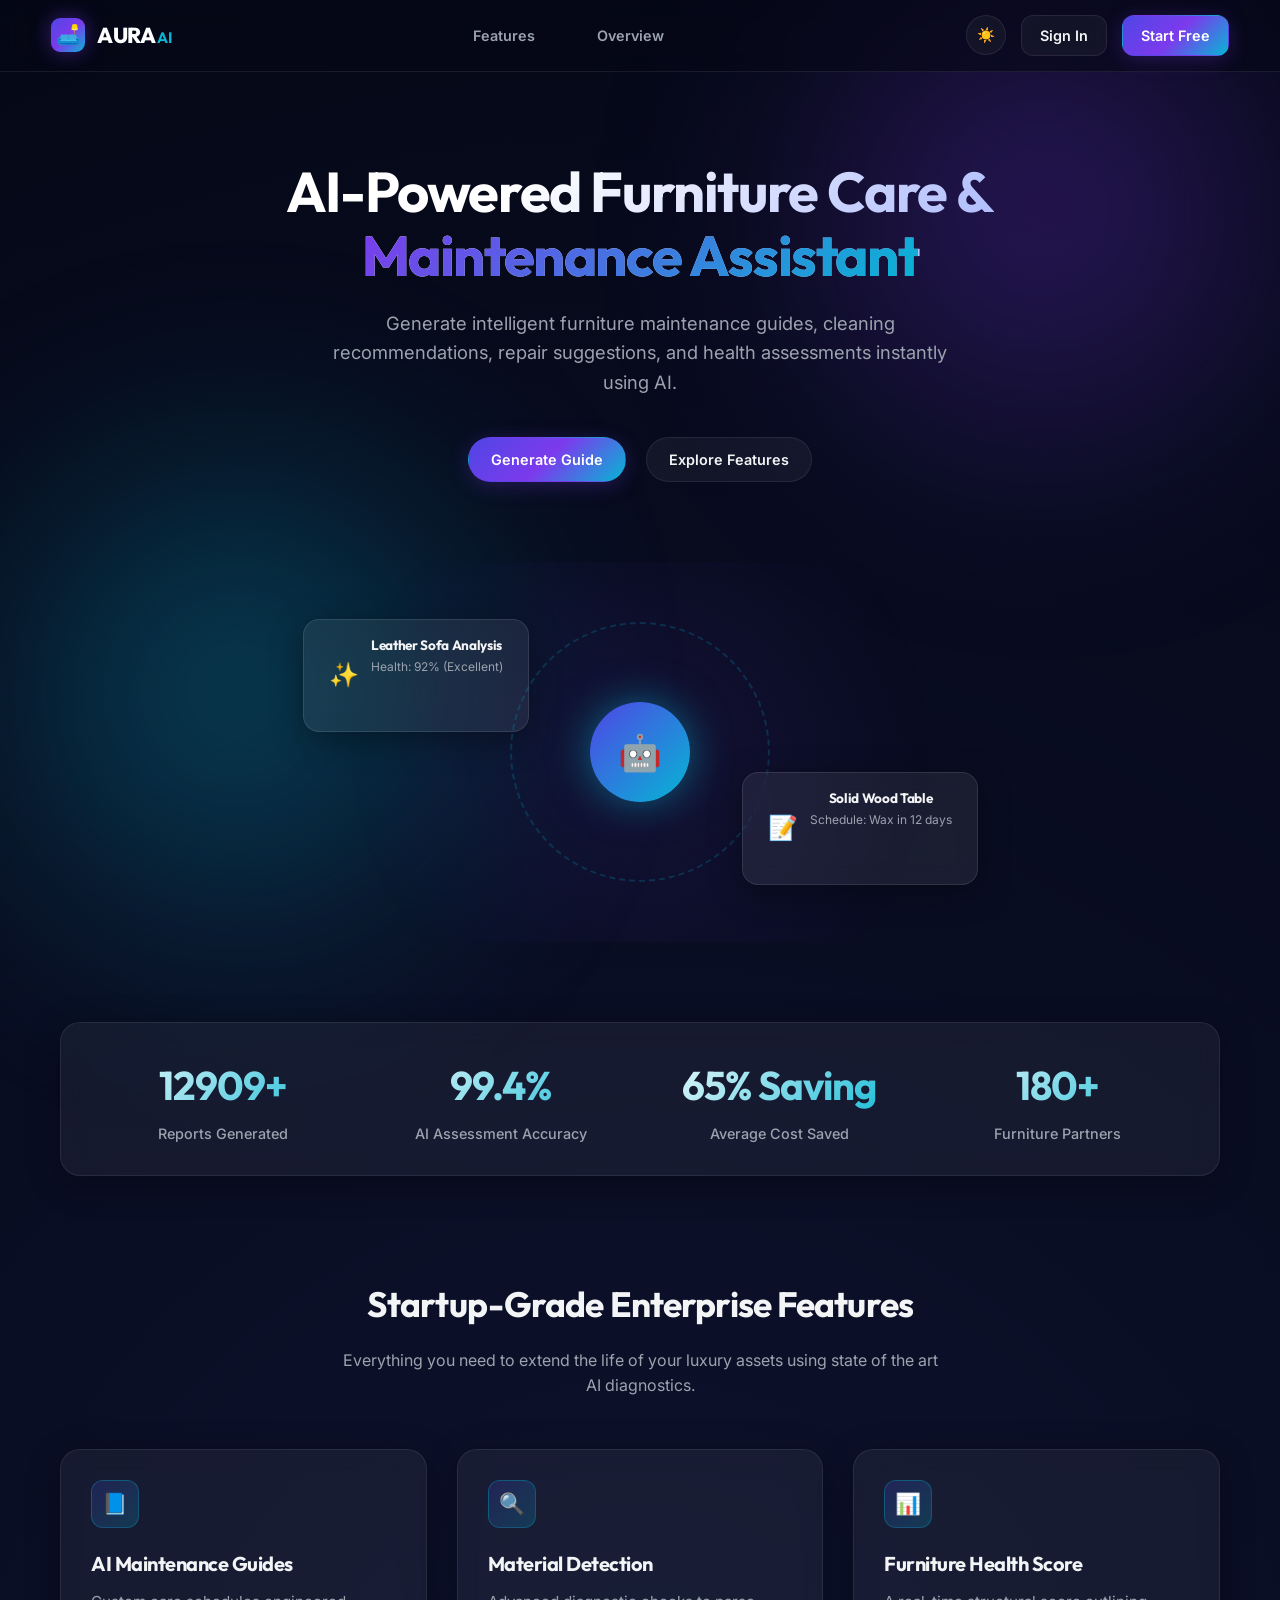
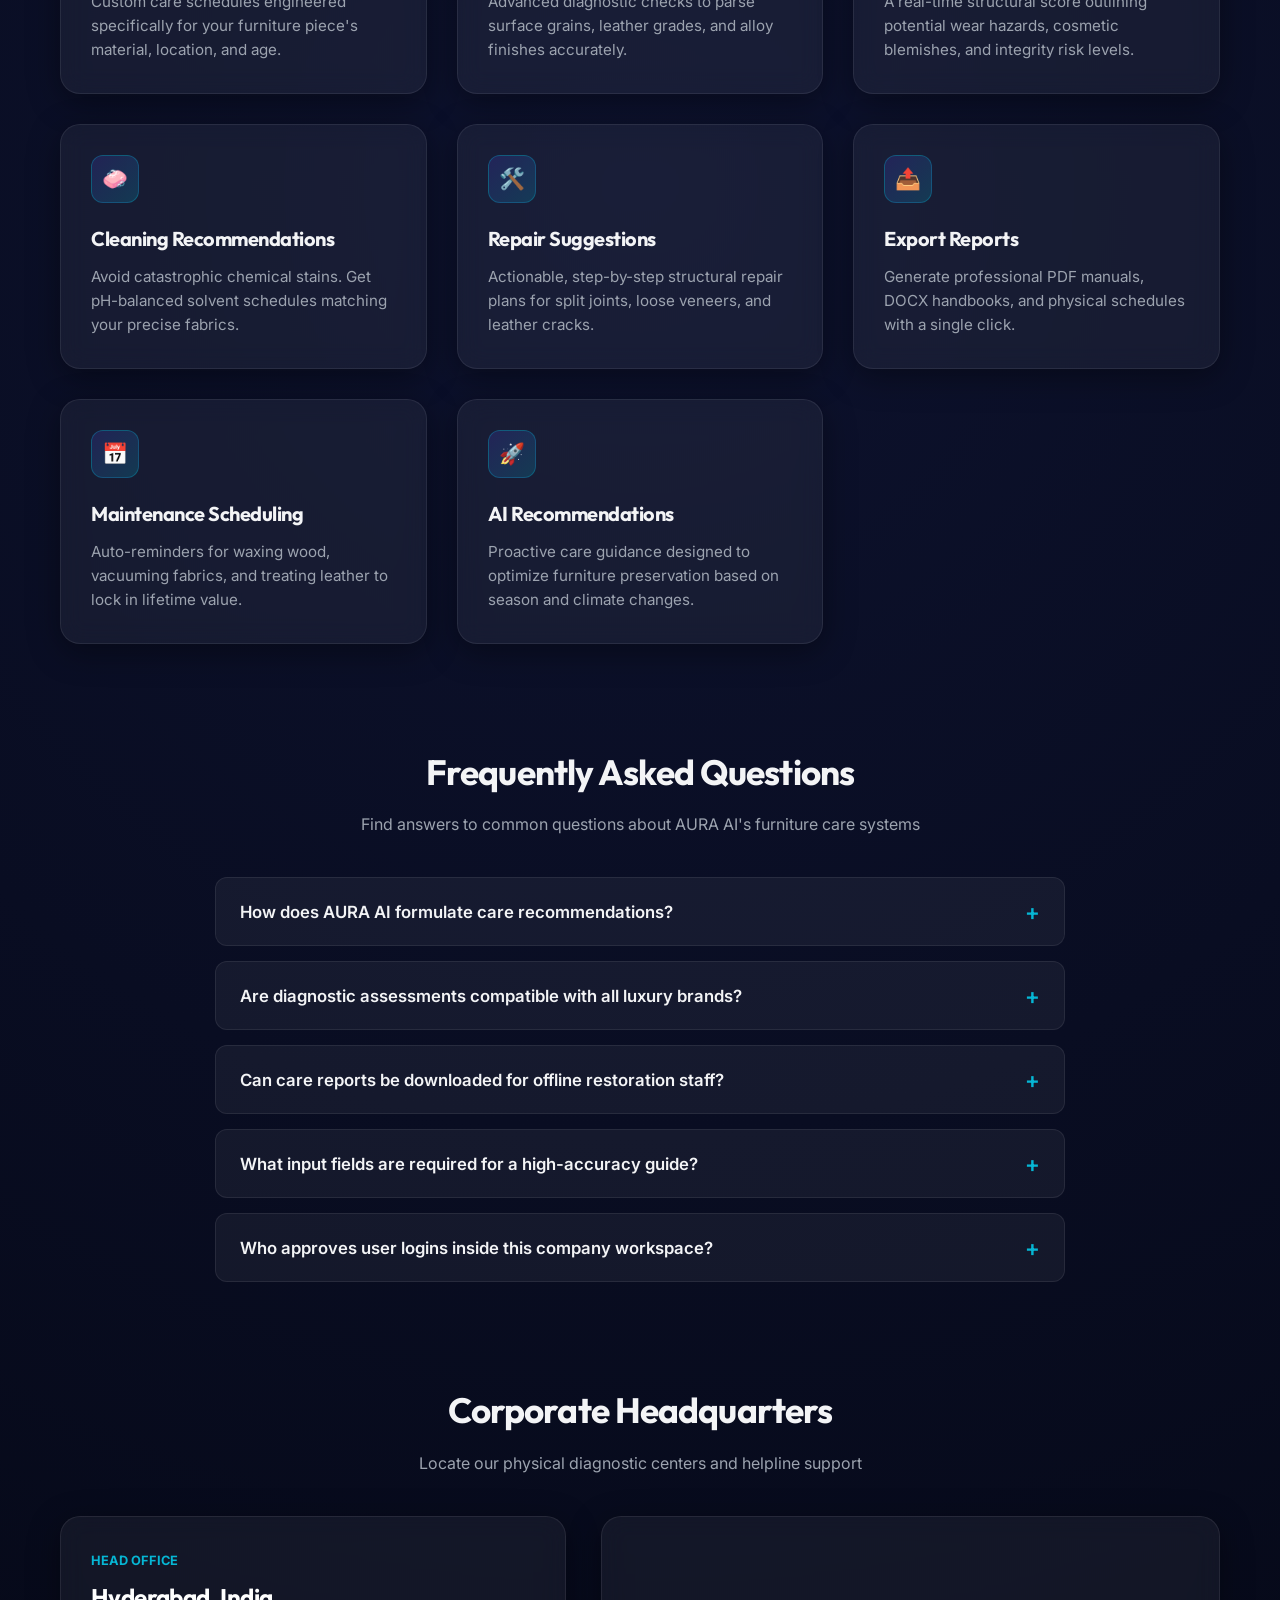
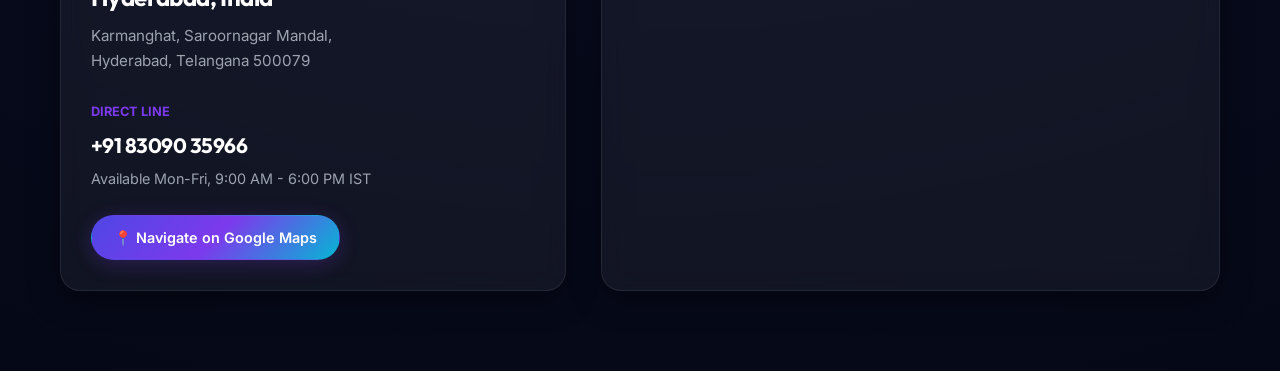
<file: public/index.html>
<!DOCTYPE html>
<html lang="en">
<head>
  <meta charset="UTF-8">
  <meta name="viewport" content="width=device-width, initial-scale=1.0">
  <title>FurnitureCare.ai | AI Furniture Care & Maintenance Guide Generator</title>
  <link rel="stylesheet" href="css/style.css">
</head>
<body>

  <!-- Background Glowing Meshes -->
  <div class="mesh-glow glow-purple-mesh"></div>
  <div class="mesh-glow glow-cyan-mesh"></div>

  <!-- Header -->
  <header></header>

  <!-- Hero Section -->
  <main class="container">
    <section class="hero">
      <h1>AI-Powered Furniture Care &<br><span style="background: linear-gradient(135deg, var(--primary-mid), var(--primary-end)); -webkit-background-clip: text; -webkit-text-fill-color: transparent;">Maintenance Assistant</span></h1>
      <p>Generate intelligent furniture maintenance guides, cleaning recommendations, repair suggestions, and health assessments instantly using AI.</p>
      
      <div class="hero-ctas">
        <a href="generate.html" class="btn btn-primary">Generate Guide</a>
        <a href="#features" class="btn btn-secondary">Explore Features</a>
      </div>

      <!-- Animated AI illustration & Floating cards -->
      <div class="hero-visual">
        <div class="floating-card-1">
          <span style="font-size: 1.5rem">✨</span>
          <div>
            <h4 style="font-size: 0.85rem">Leather Sofa Analysis</h4>
            <p style="font-size: 0.75rem; color: var(--text-secondary)">Health: 92% (Excellent)</p>
          </div>
        </div>
        
        <div class="hero-radar">
          <div class="hero-center-node">🤖</div>
        </div>

        <div class="floating-card-2">
          <span style="font-size: 1.5rem">📝</span>
          <div>
            <h4 style="font-size: 0.85rem">Solid Wood Table</h4>
            <p style="font-size: 0.75rem; color: var(--text-secondary)">Schedule: Wax in 12 days</p>
          </div>
        </div>
      </div>
    </section>

    <!-- Stats Banner -->
    <section class="stats-banner glass-card" id="overview">
      <div class="stat-item">
        <h3 id="stat-reports">14,280+</h3>
        <p>Reports Generated</p>
      </div>
      <div class="stat-item">
        <h3 id="stat-accuracy">99.4%</h3>
        <p>AI Assessment Accuracy</p>
      </div>
      <div class="stat-item">
        <h3 id="stat-cost">65%</h3>
        <p>Average Cost Saved</p>
      </div>
      <div class="stat-item">
        <h3 id="stat-partners">220+</h3>
        <p>Furniture Partners</p>
      </div>
    </section>

    <!-- Features Section -->
    <section id="features" style="margin-top: 100px;">
      <div style="text-align: center; margin-bottom: 50px;">
        <h2 style="font-size: 2.2rem; margin-bottom: 15px;">Startup-Grade Enterprise Features</h2>
        <p style="color: var(--text-secondary); max-width: 600px; margin: 0 auto;">Everything you need to extend the life of your luxury assets using state of the art AI diagnostics.</p>
      </div>

      <div class="features-grid">
        <!-- Card 1 -->
        <div class="glass-card feature-card">
          <div class="icon-box">📘</div>
          <h3>AI Maintenance Guides</h3>
          <p>Custom care schedules engineered specifically for your furniture piece's material, location, and age.</p>
        </div>

        <!-- Card 2 -->
        <div class="glass-card feature-card">
          <div class="icon-box">🔍</div>
          <h3>Material Detection</h3>
          <p>Advanced diagnostic checks to parse surface grains, leather grades, and alloy finishes accurately.</p>
        </div>

        <!-- Card 3 -->
        <div class="glass-card feature-card">
          <div class="icon-box">📊</div>
          <h3>Furniture Health Score</h3>
          <p>A real-time structural score outlining potential wear hazards, cosmetic blemishes, and integrity risk levels.</p>
        </div>

        <!-- Card 4 -->
        <div class="glass-card feature-card">
          <div class="icon-box">🧼</div>
          <h3>Cleaning Recommendations</h3>
          <p>Avoid catastrophic chemical stains. Get pH-balanced solvent schedules matching your precise fabrics.</p>
        </div>

        <!-- Card 5 -->
        <div class="glass-card feature-card">
          <div class="icon-box">🛠️</div>
          <h3>Repair Suggestions</h3>
          <p>Actionable, step-by-step structural repair plans for split joints, loose veneers, and leather cracks.</p>
        </div>

        <!-- Card 6 -->
        <div class="glass-card feature-card">
          <div class="icon-box">📤</div>
          <h3>Export Reports</h3>
          <p>Generate professional PDF manuals, DOCX handbooks, and physical schedules with a single click.</p>
        </div>

        <!-- Card 7 -->
        <div class="glass-card feature-card">
          <div class="icon-box">📅</div>
          <h3>Maintenance Scheduling</h3>
          <p>Auto-reminders for waxing wood, vacuuming fabrics, and treating leather to lock in lifetime value.</p>
        </div>

        <!-- Card 8 -->
        <div class="glass-card feature-card">
          <div class="icon-box">🚀</div>
          <h3>AI Recommendations</h3>
          <p>Proactive care guidance designed to optimize furniture preservation based on season and climate changes.</p>
        </div>
      </div>
    </section>

    <!-- Interactive FAQ Section -->
    <section class="faq-section" id="faq">
      <div style="text-align: center; margin-bottom: 40px;">
        <h2 style="font-size: 2.2rem; margin-bottom: 12px;">Frequently Asked Questions</h2>
        <p style="color: var(--text-secondary);">Find answers to common questions about AURA AI's furniture care systems</p>
      </div>

      <div class="faq-container">
        <!-- Item 1 -->
        <div class="faq-item">
          <button class="faq-question">How does AURA AI formulate care recommendations?</button>
          <div class="faq-answer">
            Our engine combines materials science diagnostics with the Gemini 2.5 Flash model. It cross-references the wood type, leather grade, or fiber weave with chemical stability profiles to generate instant, damage-preventative schedules.
          </div>
        </div>
        <!-- Item 2 -->
        <div class="faq-item">
          <button class="faq-question">Are diagnostic assessments compatible with all luxury brands?</button>
          <div class="faq-answer">
            Yes, AURA AI compiles profile rules specifically for premium makers (such as West Elm, Pottery Barn, Herman Miller, Restoration Hardware) as well as unbranded custom assets.
          </div>
        </div>
        <!-- Item 3 -->
        <div class="faq-item">
          <button class="faq-question">Can care reports be downloaded for offline restoration staff?</button>
          <div class="faq-answer">
            Absolutely. You can print schedules directly, save them to PDF, or export them as standard DOCX manuals to hand out to facility managers.
          </div>
        </div>
        <!-- Item 4 -->
        <div class="faq-item">
          <button class="faq-question">What input fields are required for a high-accuracy guide?</button>
          <div class="faq-answer">
            For maximum accuracy, specify the furniture category, material composition, manufacturer, estimated age, indoor/outdoor exposure, and type in any specific fabric or joint damage.
          </div>
        </div>
        <!-- Item 5 -->
        <div class="faq-item">
          <button class="faq-question">Who approves user logins inside this company workspace?</button>
          <div class="faq-answer">
            All user registrations must be approved by the designated workspace administrator (reachable at +91 83090 35966) before logging in.
          </div>
        </div>
      </div>
    </section>

    <!-- Corporate Headquarters & Contact -->
    <section class="contact-section" id="contact">
      <div style="text-align: center; margin-bottom: 20px;">
        <h2 style="font-size: 2.2rem; margin-bottom: 12px;">Corporate Headquarters</h2>
        <p style="color: var(--text-secondary);">Locate our physical diagnostic centers and helpline support</p>
      </div>

      <div class="contact-grid">
        <div class="glass-card" style="padding: 30px; display: flex; flex-direction: column; justify-content: center; gap: 25px;">
          <div>
            <span style="font-size: 0.8rem; color: var(--primary-end); font-weight: 700; text-transform: uppercase;">Head Office</span>
            <h3 style="font-size: 1.5rem; margin-top: 5px; margin-bottom: 8px; color: white;">Hyderabad, India</h3>
            <p style="color: var(--text-secondary); font-size: 0.95rem; line-height: 1.6;">
              Karmanghat, Saroornagar Mandal,<br>
              Hyderabad, Telangana 500079
            </p>
          </div>

          <div>
            <span style="font-size: 0.8rem; color: var(--primary-mid); font-weight: 700; text-transform: uppercase;">Direct Line</span>
            <h3 style="font-size: 1.3rem; margin-top: 5px; margin-bottom: 5px; color: white;">+91 83090 35966</h3>
            <p style="color: var(--text-secondary); font-size: 0.9rem;">Available Mon-Fri, 9:00 AM - 6:00 PM IST</p>
          </div>

          <a href="https://maps.app.goo.gl/71KWfeDJfMBUtareA?g_st=ac" target="_blank" class="btn btn-primary" style="align-self: flex-start;">
            📍 Navigate on Google Maps
          </a>
        </div>

        <div class="glass-card map-card">
          <!-- Google Maps Embed centered on Karmanghat, Hyderabad -->
          <iframe src="https://www.google.com/maps/embed?pb=!1m18!1m12!1m3!1d3808.6749911855606!2d78.5307044!3d17.3312952!2m3!1f0!2f0!3f0!3m2!1i1024!2i768!4f13.1!3m3!1m2!1s0x3bcb98d1d8bba06f%3A0xc34533036c61cd3b!2sKarmanghat%2C%20Hyderabad%2C%20Telangana!5e0!3m2!1sen!2sin!4v1700000000000!5m2!1sen!2sin" allowfullscreen="" loading="lazy"></iframe>
        </div>
      </div>
    </section>
  </main>

  <!-- Scripts -->
  <script src="js/app.js"></script>
  <script>
    // Animate stats on page load
    document.addEventListener('DOMContentLoaded', () => {
      animateCounter($('#stat-reports'), 14280, '+', 2000);
      animateCounter($('#stat-accuracy'), 99.4, '%', 1500);
      animateCounter($('#stat-cost'), 65, '% Saving', 1800);
      animateCounter($('#stat-partners'), 220, '+', 2200);

      // Bind FAQ collapsible Accordion click triggers
      const faqItems = document.querySelectorAll('.faq-item');
      faqItems.forEach(item => {
        const question = item.querySelector('.faq-question');
        question.addEventListener('click', () => {
          const isActive = item.classList.contains('active');
          // Close all FAQ items
          faqItems.forEach(i => i.classList.remove('active'));
          // Toggle current
          if (!isActive) {
            item.classList.add('active');
          }
        });
      });
    });
  </script>
</body>
</html>
</file>
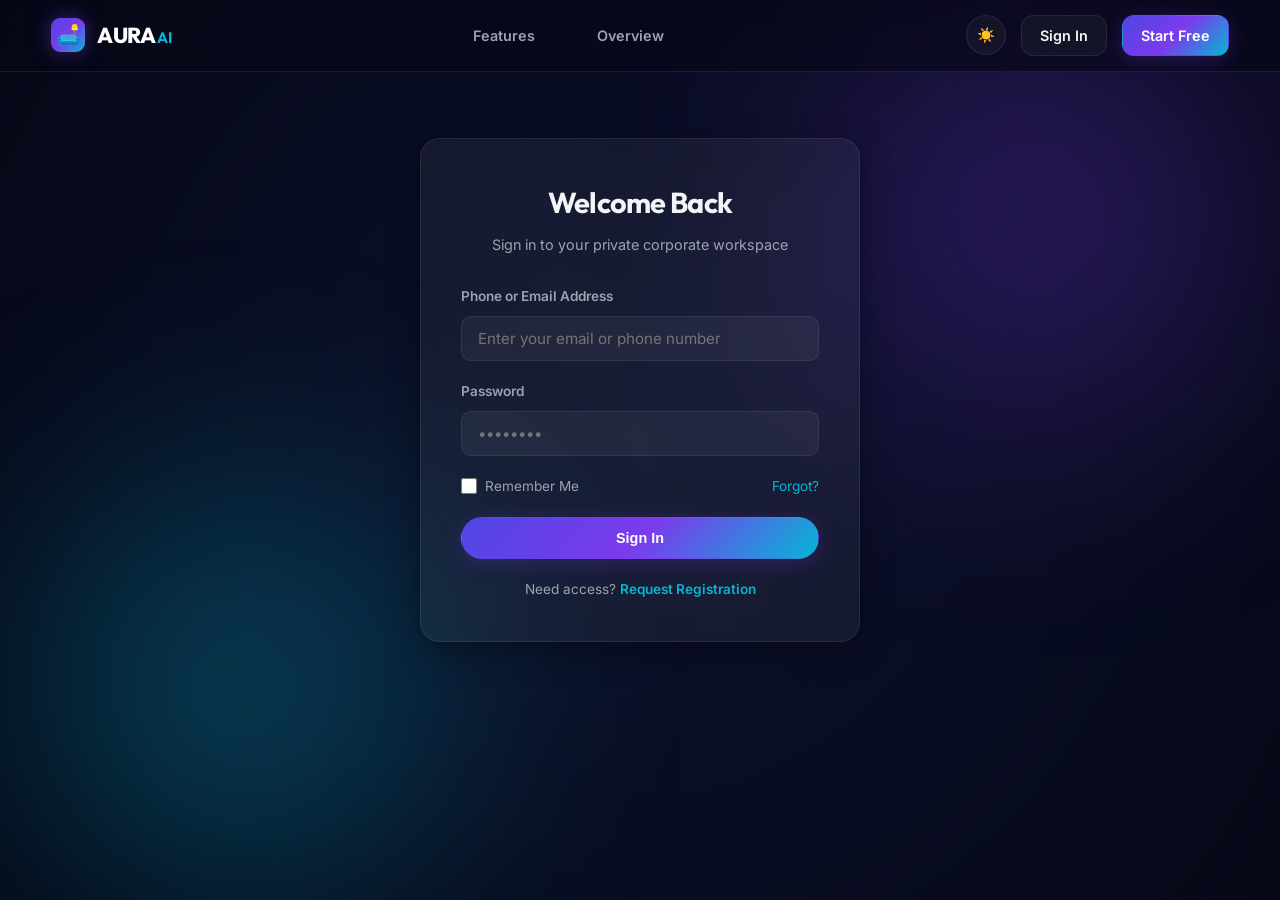
<file: public/dashboard.html>
<!DOCTYPE html>
<html lang="en">
<head>
  <meta charset="UTF-8">
  <meta name="viewport" content="width=device-width, initial-scale=1.0">
  <title>User Dashboard | FurnitureCare.ai</title>
  <link rel="stylesheet" href="css/style.css">
</head>
<body>

  <!-- Background Meshes -->
  <div class="mesh-glow glow-purple-mesh"></div>
  <div class="mesh-glow glow-cyan-mesh"></div>

  <!-- Header -->
  <header></header>

  <main class="container">
    <div class="page-header-row">
      <div>
        <h1 style="font-size: 2.2rem; margin-bottom: 5px;">Workspace Dashboard</h1>
        <p style="color: var(--text-secondary);">Manage diagnostics and track furniture asset maintenance schedules</p>
      </div>
      <a href="generate.html" class="btn btn-primary">🛋️ Generate Guide</a>
    </div>

    <!-- Statistics Cards -->
    <div class="dashboard-grid">
      <div class="glass-card stat-card">
        <div class="stat-title">Total Reports Generated</div>
        <div class="stat-value" id="dash-reports">0</div>
        <p style="font-size: 0.75rem; color: var(--text-muted);">Updated instantly</p>
      </div>
      <div class="glass-card stat-card">
        <div class="stat-title">Avg Furniture Health Score</div>
        <div class="stat-value" id="dash-health">100%</div>
        <p style="font-size: 0.75rem; color: var(--text-muted);">Overall asset status</p>
      </div>
      <div class="glass-card stat-card">
        <div class="stat-title">Active Maintenance Plans</div>
        <div class="stat-value" id="dash-plans">0</div>
        <p style="font-size: 0.75rem; color: var(--text-muted);">Schedules in progress</p>
      </div>
      <div class="glass-card stat-card">
        <div class="stat-title">Current Workspace Health</div>
        <div class="stat-value" style="color: var(--success);">Optimal</div>
        <p style="font-size: 0.75rem; color: var(--text-muted);">Zero active threats</p>
      </div>
    </div>

    <!-- Middle Split Content: Recent Guides & Notifications/Recommendations -->
    <div class="split-layout split-dashboard-custom" style="margin-top: 40px;">
      
      <!-- Left Side: Recent Guides -->
      <div class="glass-card">
        <h3 style="font-size: 1.3rem; margin-bottom: 20px; display: flex; align-items: center; gap: 10px;">
          <span>📋</span> Recent Care Reports
        </h3>
        
        <div id="guides-list-container" class="table-wrapper">
          <table class="premium-table">
            <thead>
              <tr>
                <th>Furniture Name</th>
                <th>Type</th>
                <th>Material</th>
                <th>Health</th>
                <th>Created</th>
                <th>Action</th>
              </tr>
            </thead>
            <tbody id="guides-tbody">
              <!-- Dynamically populated -->
              <tr>
                <td colspan="6" style="text-align: center; color: var(--text-muted); padding: 40px 0;">
                  No reports generated yet. Get started by clicking 'Generate Guide'.
                </td>
              </tr>
            </tbody>
          </table>
        </div>
      </div>

      <!-- Right Side: Notifications & AI Recommendations -->
      <div style="display: flex; flex-direction: column; gap: 30px;">
        
        <!-- AI Recommendations -->
        <div class="glass-card">
          <h3 style="font-size: 1.2rem; margin-bottom: 15px; color: var(--primary-end); display: flex; align-items: center; gap: 8px;">
            <span>💡</span> AI Recommendations
          </h3>
          <ul style="list-style: none; display: flex; flex-direction: column; gap: 15px;" id="recommendations-list">
            <li style="font-size: 0.85rem; color: var(--text-secondary); border-left: 2px solid var(--primary-mid); padding-left: 12px;">
              <strong>Seasonal Leather Care:</strong> Summer humidity requires light ventilation. Apply protective cream to leather items to ward off damp molds.
            </li>
            <li style="font-size: 0.85rem; color: var(--text-secondary); border-left: 2px solid var(--primary-end); padding-left: 12px;">
              <strong>Wood Hydration Check:</strong> Check wood furniture located near heating registers; dry air causes cracking.
            </li>
          </ul>
        </div>

        <!-- Notification Center -->
        <div class="glass-card">
          <h3 style="font-size: 1.2rem; margin-bottom: 15px; display: flex; align-items: center; gap: 8px;">
            <span>🔔</span> System Notifications
          </h3>
          <div style="display: flex; flex-direction: column; gap: 12px;" id="notifications-container">
            <div style="padding: 10px; border-radius: 8px; background: rgba(255,255,255,0.02); font-size: 0.8rem; color: var(--text-secondary);">
              <strong>System Notice:</strong> Welcome to your organization's care platform. Guide approvals are now instant.
            </div>
          </div>
        </div>

        <!-- Corporate Headquarters Location -->
        <div class="glass-card">
          <h3 style="font-size: 1.2rem; margin-bottom: 15px; display: flex; align-items: center; gap: 8px; color: var(--primary-end);">
            <span>📍</span> Corporate HQ
          </h3>
          <div style="font-size: 0.85rem; color: var(--text-secondary); line-height: 1.5; display: flex; flex-direction: column; gap: 10px;">
            <p><strong>Office:</strong> Karmanghat, Hyderabad, India</p>
            <p><strong>Direct Helpline:</strong> +91 83090 35966</p>
            <a href="https://maps.app.goo.gl/71KWfeDJfMBUtareA?g_st=ac" target="_blank" class="btn btn-secondary" style="border-radius: 8px; padding: 6px 12px; font-size: 0.8rem; text-align: center; display: flex; align-items: center; justify-content: center; gap: 6px;">
              🧭 View Google Map
            </a>
          </div>
        </div>

      </div>

    </div>
  </main>

  <!-- Scripts -->
  <script src="js/app.js"></script>
  <script>
    // Auth Check
    document.addEventListener('DOMContentLoaded', () => {
      session.checkAuth('user');
      loadDashboardData();
    });

    async function loadDashboardData() {
      const user = session.getUser();
      if (!user) return;

      try {
        const response = await fetch(`/api/guides?userId=${user.id}`);
        const guides = await response.json();
        
        if (guides.length === 0) return;

        // Render stats
        animateCounter($('#dash-reports'), guides.length, '', 1000);
        
        let sumHealth = 0;
        guides.forEach(g => sumHealth += (g.report && g.report.healthScore) ? g.report.healthScore : 80);
        const avgHealth = Math.round(sumHealth / guides.length);
        animateCounter($('#dash-health'), avgHealth, '%', 1000);
        
        // Active plans (items with schedule tasks)
        const activePlans = guides.reduce((acc, g) => acc + (g.report && g.report.maintenanceSchedule ? g.report.maintenanceSchedule.length : 0), 0);
        animateCounter($('#dash-plans'), activePlans, '', 1000);

        // Populate table
        const tbody = $('#guides-tbody');
        tbody.innerHTML = '';

        guides.slice(0, 5).forEach(guide => {
          const score = guide.report ? guide.report.healthScore : 80;
          let healthColor = 'var(--success)';
          if (score < 50) healthColor = 'var(--danger)';
          else if (score < 80) healthColor = 'var(--warning)';

          const row = document.createElement('tr');
          row.innerHTML = `
            <td style="font-weight: 600;">${guide.furnitureName}</td>
            <td>${guide.furnitureType}</td>
            <td>${guide.material}</td>
            <td><strong style="color: ${healthColor}">${score}%</strong></td>
            <td>${new Date(guide.createdAt).toLocaleDateString('en-IN', { timeZone: 'Asia/Kolkata' })}</td>
            <td>
              <a href="report.html?id=${guide.id}" class="btn btn-secondary" style="padding: 6px 12px; font-size: 0.8rem;">View Report</a>
            </td>
          `;
          tbody.appendChild(row);
        });

        // Add dynamic notification of new reports
        const notifContainer = $('#notifications-container');
        if (guides.length > 0) {
          const latest = guides[0];
          const item = document.createElement('div');
          item.style.cssText = `
            padding: 10px;
            border-radius: 8px;
            background: rgba(16,185,129,0.05);
            border-left: 3px solid var(--success);
            font-size: 0.8rem;
            color: var(--text-secondary);
          `;
          item.innerHTML = `<strong>Report Ready:</strong> Guide for ${latest.furnitureName} is active.`;
          notifContainer.appendChild(item);
        }

      } catch (err) {
        showToast('Failed to fetch dashboard reports.', 'danger');
      }
    }
  </script>
</body>
</html>
</file>
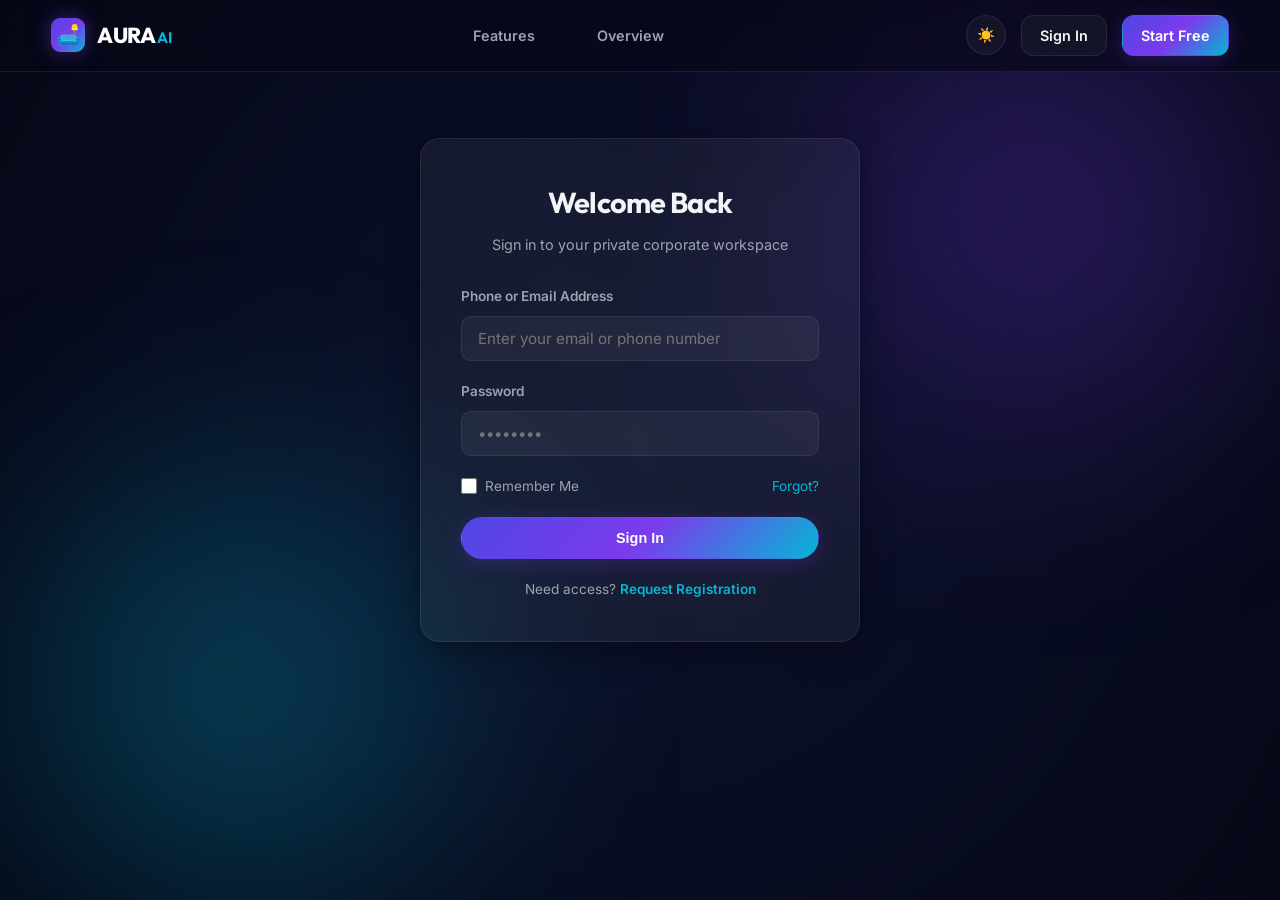
<file: public/generate.html>
<!DOCTYPE html>
<html lang="en">
<head>
  <meta charset="UTF-8">
  <meta name="viewport" content="width=device-width, initial-scale=1.0">
  <title>Generate Guide | FurnitureCare.ai</title>
  <link rel="stylesheet" href="css/style.css">
</head>
<body>

  <!-- Background Meshes -->
  <div class="mesh-glow glow-purple-mesh"></div>
  <div class="mesh-glow glow-cyan-mesh"></div>

  <!-- Header -->
  <header></header>

  <main class="container">
    <div style="margin-bottom: 30px;">
      <h1 style="font-size: 2.2rem; margin-bottom: 5px;">Care Guide Architect</h1>
      <p style="color: var(--text-secondary);">Register an asset to instantly generate precision AI care algorithms</p>
    </div>

    <!-- Form & Preview Split Layout -->
    <div class="split-layout">
      
      <!-- Left Side: Inputs Form -->
      <div class="glass-card">
        <h3 style="font-size: 1.3rem; margin-bottom: 25px; border-bottom: 1px solid var(--card-border); padding-bottom: 15px;">
          Asset Profile Details
        </h3>
        
        <form id="guide-form" onsubmit="generateAIGuide(event)">
          <div class="form-row">
            <div class="form-group">
              <label for="furnitureName">Furniture Name</label>
              <input type="text" id="furnitureName" placeholder="e.g. Living Room Chester Sofa" required>
            </div>
            
            <div class="form-group">
              <label for="furnitureType">Furniture Type</label>
              <select id="furnitureType" required>
                <!-- Prefilled dynamically -->
              </select>
            </div>
          </div>

          <div class="form-row">
            <div class="form-group">
              <label for="material">Material Composition</label>
              <select id="material" required>
                <!-- Prefilled dynamically -->
              </select>
            </div>

            <div class="form-group">
              <label for="brand">Brand Manufacturer</label>
              <select id="brand" required>
                <!-- Prefilled dynamically -->
              </select>
            </div>
          </div>

          <div class="form-row">
            <div class="form-group">
              <label for="age">Asset Age</label>
              <select id="age" required>
                <!-- Prefilled dynamically -->
              </select>
            </div>

            <div class="form-group">
              <label>Location</label>
              <div class="segment-control" id="location-segment">
                <button type="button" class="segment-btn active" data-value="Indoor">Indoor</button>
                <button type="button" class="segment-btn" data-value="Outdoor">Outdoor</button>
              </div>
              <input type="hidden" id="indoorOutdoor" value="Indoor">
            </div>
          </div>

          <div class="form-group">
            <label for="condition">Current Condition</label>
            <select id="condition" required>
              <!-- Prefilled dynamically -->
            </select>
          </div>

          <div class="form-group">
            <label for="problemDescription">Specific Damage / Wear Issue (Optional)</label>
            <textarea id="problemDescription" rows="3" placeholder="Describe wood cracks, leather scaling, cloth stains, structural looseness..."></textarea>
          </div>

          <!-- Image Drag and Drop -->
          <div class="form-group">
            <label>Upload Asset Photo (Optional)</label>
            <div class="dropzone" id="dropzone">
              <span class="dropzone-icon">📸</span>
              <p style="font-size: 0.85rem; font-weight: 600;">Drag and drop image here or click to browse</p>
              <p style="font-size: 0.75rem; color: var(--text-muted);">Supports PNG, JPG, WEBP (Max 5MB)</p>
              <input type="file" id="imageInput" style="display: none;" accept="image/*">
              <img id="imagePreview" class="dropzone-preview" alt="Preview">
            </div>
          </div>

          <button type="submit" class="btn btn-primary" style="width: 100%; margin-top: 10px; padding: 14px; font-size: 1rem;">
            🚀 Compute Care Matrix
          </button>
        </form>
      </div>

      <!-- Right Side: Live AI Processing Monitor -->
      <div class="glass-card preview-pane" id="preview-pane">
        
        <!-- Placeholder State -->
        <div class="preview-placeholder" id="preview-placeholder" style="display: flex; flex-direction: column; align-items: center; justify-content: center; text-align: center;">
          <div class="engine-status-circle">
            <span style="font-size: 2.2rem; filter: drop-shadow(0 0 10px rgba(124,58,237,0.5));">🧠</span>
          </div>
          <h3 style="font-size: 1.4rem; color: white; margin-bottom: 8px;">AURA AI Engine</h3>
          <p style="font-size: 0.85rem; color: var(--text-secondary); max-width: 320px; line-height: 1.5; margin-bottom: 15px;">
            Awaiting parameters. Fill out the details form on the left to begin guide formulation.
          </p>
          <span class="engine-badge-green">Ready</span>
        </div>

        <!-- Processing State -->
        <div class="processing-ai" id="processing-state">
          <div class="ai-spinner"></div>
          <h3 style="background: linear-gradient(135deg, var(--primary-start), var(--primary-end)); -webkit-background-clip: text; -webkit-text-fill-color: transparent;">Generating Diagnostics...</h3>
          <p id="processing-log" style="font-size: 0.85rem; color: var(--text-secondary); max-width: 300px;">
            Initializing Gemini LLM matrix...
          </p>
        </div>

      </div>

    </div>
  </main>

  <!-- Scripts -->
  <script src="js/app.js"></script>
  <script>
    let base64Image = '';

    // Auth validation
    document.addEventListener('DOMContentLoaded', () => {
      session.checkAuth('user');
      loadPrefills();
      setupDropzone();

      // Segment button listeners
      const segmentBtns = $$('#location-segment .segment-btn');
      segmentBtns.forEach(btn => {
        btn.addEventListener('click', () => {
          segmentBtns.forEach(b => b.classList.remove('active'));
          btn.classList.add('active');
          $('#indoorOutdoor').value = btn.getAttribute('data-value');
        });
      });
    });

    // Fetch prefilled data
    async function loadPrefills() {
      try {
        const response = await fetch('/api/prefills');
        const data = await response.json();

        // Populate selects
        populateSelect($('#furnitureType'), data.furnitureTypes);
        populateSelect($('#material'), data.materials);
        populateSelect($('#brand'), data.brands);
        populateSelect($('#age'), data.ages);
        populateSelect($('#condition'), data.conditions);

      } catch (err) {
        showToast('Failed to load prefilled options.', 'danger');
      }
    }

    function populateSelect(selectEl, items) {
      selectEl.innerHTML = items.map(item => `<option value="${item}">${item}</option>`).join('');
    }

    // Setup drag & drop files
    function setupDropzone() {
      const zone = $('#dropzone');
      const input = $('#imageInput');
      const preview = $('#imagePreview');

      zone.addEventListener('click', () => input.click());

      zone.addEventListener('dragover', (e) => {
        e.preventDefault();
        zone.classList.add('dragover');
      });

      zone.addEventListener('dragleave', () => {
        zone.classList.remove('dragover');
      });

      zone.addEventListener('drop', (e) => {
        e.preventDefault();
        zone.classList.remove('dragover');
        if (e.dataTransfer.files.length > 0) {
          handleFile(e.dataTransfer.files[0]);
        }
      });

      input.addEventListener('change', () => {
        if (input.files.length > 0) {
          handleFile(input.files[0]);
        }
      });

      function handleFile(file) {
        if (!file.type.startsWith('image/')) {
          showToast('Only image files are supported.', 'danger');
          return;
        }

        const reader = new FileReader();
        reader.onload = function(e) {
          base64Image = e.target.result;
          preview.src = base64Image;
          preview.style.display = 'block';
          // Hide text labels inside dropzone
          $$('#dropzone p, #dropzone span').forEach(el => el.style.display = 'none');
        };
        reader.readAsDataURL(file);
      }
    }

    // Call dynamic generation API
    async function generateAIGuide(e) {
      e.preventDefault();
      
      const user = session.getUser();
      if (!user) return;

      const payload = {
        furnitureName: $('#furnitureName').value.trim(),
        furnitureType: $('#furnitureType').value,
        material: $('#material').value,
        brand: $('#brand').value,
        age: $('#age').value,
        indoorOutdoor: $('#indoorOutdoor').value,
        condition: $('#condition').value,
        problemDescription: $('#problemDescription').value.trim(),
        imageUrl: base64Image,
        userId: user.id
      };

      // Toggle UI State
      $('#preview-placeholder').style.display = 'none';
      $('#processing-state').style.display = 'flex';

      const logs = [
        'Connecting to Gemini LLM clusters...',
        'Parsing furniture fabric grain chemistry...',
        'Compiling maintenance scheduling calendars...',
        'Constructing circular health status matrices...',
        'Finalizing corporate reports...'
      ];

      let logIndex = 0;
      const logTimer = setInterval(() => {
        if (logIndex < logs.length) {
          $('#processing-log').innerText = logs[logIndex++];
        }
      }, 1500);

      try {
        const response = await fetch('/api/guides/generate', {
          method: 'POST',
          headers: {
            'Content-Type': 'application/json'
          },
          body: JSON.stringify(payload)
        });

        clearInterval(logTimer);
        const data = await response.json();

        if (!response.ok) {
          throw new Error(data.error || 'Server error generating guide.');
        }

        showToast('Guide generated successfully!', 'success');
        
        setTimeout(() => {
          window.location.href = `report.html?id=${data.id}`;
        }, 1000);

      } catch (err) {
        clearInterval(logTimer);
        showToast(err.message || 'AI Generation failed. Check network.', 'danger');
        $('#preview-placeholder').style.display = 'flex';
        $('#processing-state').style.display = 'none';
      }
    }
  </script>
</body>
</html>
</file>
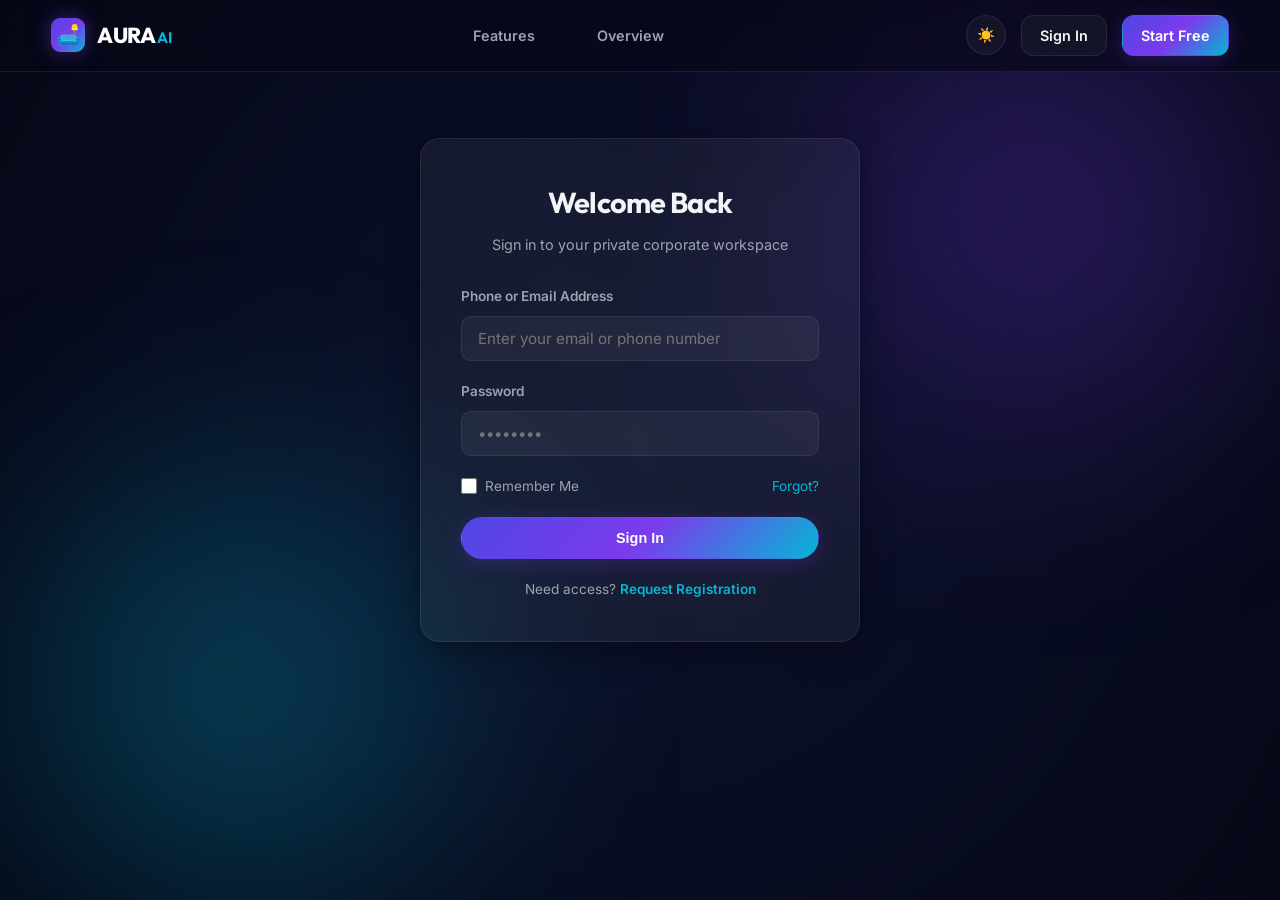
<file: public/history.html>
<!DOCTYPE html>
<html lang="en">
<head>
  <meta charset="UTF-8">
  <meta name="viewport" content="width=device-width, initial-scale=1.0">
  <title>Care Report History | FurnitureCare.ai</title>
  <link rel="stylesheet" href="css/style.css">
</head>
<body>

  <!-- Background Meshes -->
  <div class="mesh-glow glow-purple-mesh"></div>
  <div class="mesh-glow glow-cyan-mesh"></div>

  <!-- Header -->
  <header></header>

  <main class="container">
    <div class="page-header-row">
      <div>
        <h1 style="font-size: 2.2rem; margin-bottom: 5px;">Report Repository</h1>
        <p style="color: var(--text-secondary);">Filter, search, audit, and clean historical care records</p>
      </div>
      <a href="generate.html" class="btn btn-primary">🛋️ New Diagnostics</a>
    </div>

    <!-- Filters and Searches Card -->
    <div class="glass-card" style="padding: 20px; margin-bottom: 30px;">
      <div class="filters-grid">
        
        <div class="form-group" style="margin-bottom: 0;">
          <label for="search-input">Search Assets</label>
          <input type="text" id="search-input" placeholder="Search by name, brand..." oninput="filterGuides()">
        </div>

        <div class="form-group" style="margin-bottom: 0;">
          <label for="filter-type">Furniture Type</label>
          <select id="filter-type" onchange="filterGuides()">
            <option value="ALL">All Types</option>
          </select>
        </div>

        <div class="form-group" style="margin-bottom: 0;">
          <label for="filter-material">Material</label>
          <select id="filter-material" onchange="filterGuides()">
            <option value="ALL">All Materials</option>
          </select>
        </div>

        <div class="form-group" style="margin-bottom: 0;">
          <label for="sort-select">Sort By</label>
          <select id="sort-select" onchange="filterGuides()">
            <option value="newest">Newest First</option>
            <option value="oldest">Oldest First</option>
            <option value="name-asc">Name (A-Z)</option>
            <option value="health-desc">Health (High-Low)</option>
          </select>
        </div>

      </div>
    </div>

    <!-- History Data Table -->
    <div class="glass-card" style="padding: 0;">
      <div class="table-wrapper">
        <table class="premium-table">
          <thead>
            <tr>
              <th>Furniture Name</th>
              <th>Type</th>
              <th>Material</th>
              <th>Condition</th>
              <th>Health Index</th>
              <th>Generated Date</th>
              <th style="text-align: right; padding-right: 30px;">Actions</th>
            </tr>
          </thead>
          <tbody id="history-tbody">
            <!-- Dynamically populated -->
            <tr>
              <td colspan="7" style="text-align: center; color: var(--text-muted); padding: 50px 0;">
                Loading historical database records...
              </td>
            </tr>
          </tbody>
        </table>
      </div>
    </div>
  </main>

  <!-- Scripts -->
  <script src="js/app.js"></script>
  <script>
    let allGuides = [];

    document.addEventListener('DOMContentLoaded', () => {
      session.checkAuth('user');
      loadHistory();
    });

    async function loadHistory() {
      const user = session.getUser();
      if (!user) return;

      try {
        const response = await fetch(`/api/guides?userId=${user.id}`);
        allGuides = await response.json();
        
        // Build dynamic filters
        populateFilterDropdowns(allGuides);

        // Render table
        filterGuides();

      } catch (err) {
        showToast('Failed to load history list.', 'danger');
      }
    }

    function populateFilterDropdowns(guides) {
      const typeSelect = $('#filter-type');
      const matSelect = $('#filter-material');

      const types = new Set();
      const materials = new Set();

      guides.forEach(g => {
        types.add(g.furnitureType);
        materials.add(g.material);
      });

      types.forEach(t => {
        const opt = document.createElement('option');
        opt.value = t;
        opt.innerText = t;
        typeSelect.appendChild(opt);
      });

      materials.forEach(m => {
        const opt = document.createElement('option');
        opt.value = m;
        opt.innerText = m;
        matSelect.appendChild(opt);
      });
    }

    function filterGuides() {
      const query = $('#search-input').value.toLowerCase();
      const filterType = $('#filter-type').value;
      const filterMat = $('#filter-material').value;
      const sortVal = $('#sort-select').value;

      let filtered = [...allGuides];

      // Text query filter
      if (query) {
        filtered = filtered.filter(g => 
          g.furnitureName.toLowerCase().includes(query) || 
          g.brand.toLowerCase().includes(query) || 
          g.problemDescription.toLowerCase().includes(query)
        );
      }

      // Dropdown filters
      if (filterType !== 'ALL') {
        filtered = filtered.filter(g => g.furnitureType === filterType);
      }

      if (filterMat !== 'ALL') {
        filtered = filtered.filter(g => g.material === filterMat);
      }

      // Sorting
      if (sortVal === 'newest') {
        filtered.sort((a, b) => new Date(b.createdAt) - new Date(a.createdAt));
      } else if (sortVal === 'oldest') {
        filtered.sort((a, b) => new Date(a.createdAt) - new Date(b.createdAt));
      } else if (sortVal === 'name-asc') {
        filtered.sort((a, b) => a.furnitureName.localeCompare(b.furnitureName));
      } else if (sortVal === 'health-desc') {
        filtered.sort((a, b) => (b.report.healthScore || 0) - (a.report.healthScore || 0));
      }

      renderTable(filtered);
    }

    function renderTable(guides) {
      const tbody = $('#history-tbody');
      tbody.innerHTML = '';

      if (guides.length === 0) {
        tbody.innerHTML = `
          <tr>
            <td colspan="7" style="text-align: center; color: var(--text-muted); padding: 50px 0;">
              No matching records found.
            </td>
          </tr>
        `;
        return;
      }

      guides.forEach(guide => {
        const score = guide.report ? guide.report.healthScore : 80;
        let healthColor = 'var(--success)';
        if (score < 50) healthColor = 'var(--danger)';
        else if (score < 80) healthColor = 'var(--warning)';

        const row = document.createElement('tr');
        row.innerHTML = `
          <td style="font-weight: 600;">${guide.furnitureName}</td>
          <td>${guide.furnitureType}</td>
          <td>${guide.material}</td>
          <td>${guide.condition}</td>
          <td><strong style="color: ${healthColor}">${score}%</strong></td>
          <td>${new Date(guide.createdAt).toLocaleDateString('en-IN', { timeZone: 'Asia/Kolkata' })}</td>
          <td style="text-align: right; padding-right: 20px;">
            <div style="display: inline-flex; gap: 8px;">
              <a href="report.html?id=${guide.id}" class="btn btn-secondary" style="padding: 6px 12px; font-size: 0.8rem;">View</a>
              <button onclick="deleteGuide('${guide.id}')" class="btn btn-secondary" style="padding: 6px 12px; font-size: 0.8rem; border-color: rgba(239,68,68,0.2); color: var(--danger);">Delete</button>
            </div>
          </td>
        `;
        tbody.appendChild(row);
      });
    }

    async function deleteGuide(id) {
      if (!confirm('Are you sure you want to delete this care record? This action is permanent.')) return;

      try {
        const response = await fetch(`/api/guides/${id}`, {
          method: 'DELETE'
        });

        if (!response.ok) throw new Error();

        showToast('Guide record deleted successfully.');
        allGuides = allGuides.filter(g => g.id !== id);
        filterGuides();

      } catch (err) {
        showToast('Failed to delete report.', 'danger');
      }
    }
  </script>
</body>
</html>
</file>
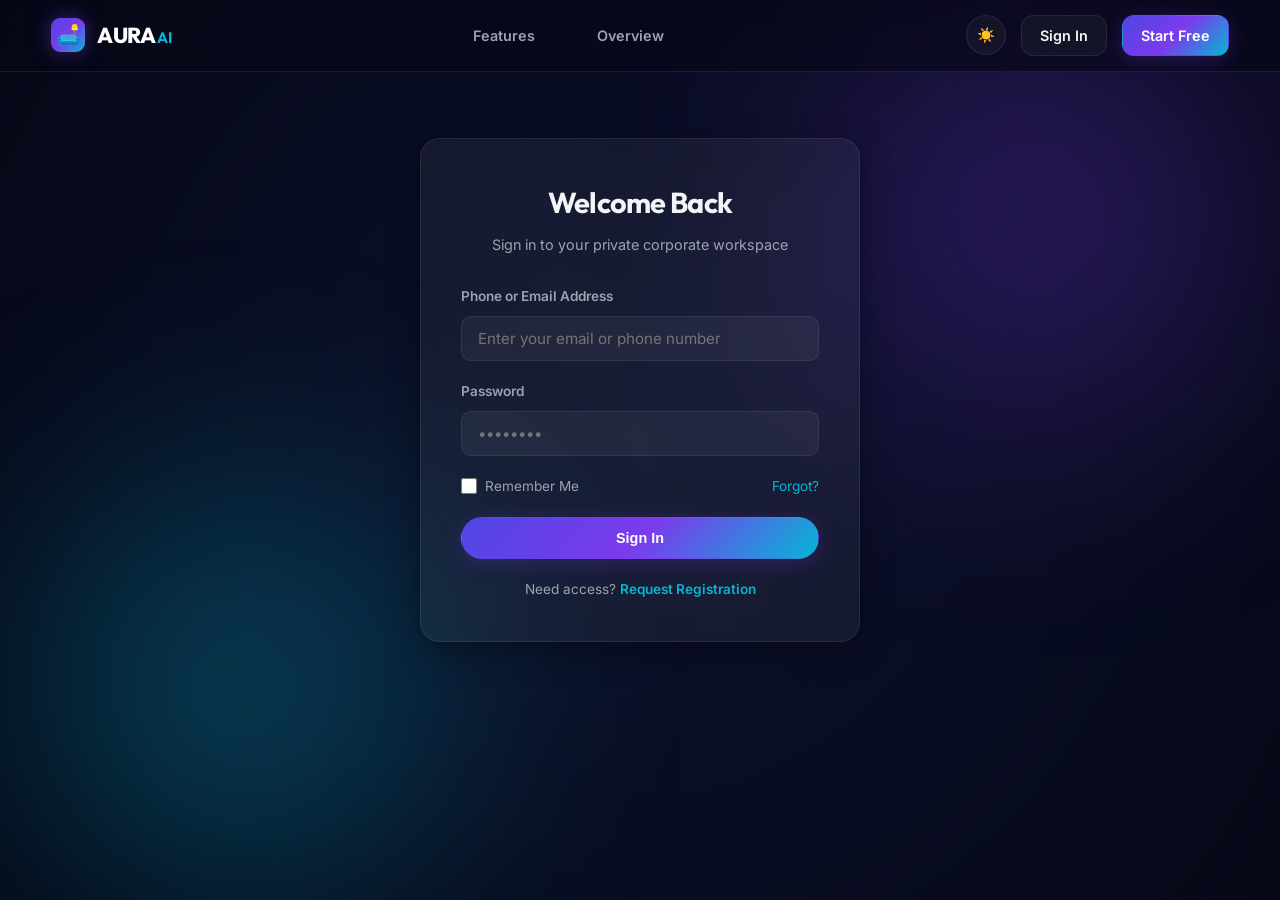
<file: public/login.html>
<!DOCTYPE html>
<html lang="en">
<head>
  <meta charset="UTF-8">
  <meta name="viewport" content="width=device-width, initial-scale=1.0">
  <title>Login | FurnitureCare.ai</title>
  <link rel="stylesheet" href="css/style.css">
</head>
<body>

  <!-- Background Meshes -->
  <div class="mesh-glow glow-purple-mesh"></div>
  <div class="mesh-glow glow-cyan-mesh"></div>

  <!-- Header -->
  <header></header>

  <div class="auth-wrapper">
    <div class="glass-card auth-card" style="text-align: center;">
      <h2 style="font-size: 1.8rem; margin-bottom: 8px;">Welcome Back</h2>
      <p style="color: var(--text-secondary); font-size: 0.9rem; margin-bottom: 30px;">Sign in to your private corporate workspace</p>

      <!-- Alert Message Box -->
      <div id="login-alert" class="alert alert-danger"></div>

      <form id="login-form" onsubmit="handleLogin(event)">
        <div class="form-group">
          <label for="username">Phone or Email Address</label>
          <input type="text" id="username" placeholder="Enter your email or phone number" required>
        </div>

        <div class="form-group">
          <label for="password">Password</label>
          <input type="password" id="password" placeholder="••••••••" required>
        </div>

        <div class="form-check" style="justify-content: space-between;">
          <label style="display: flex; align-items: center; gap: 8px;">
            <input type="checkbox" id="remember"> Remember Me
          </label>
          <a href="#" onclick="showToast('Password reset is disabled for this private system.', 'danger')" style="color: var(--primary-end); text-decoration: none;">Forgot?</a>
        </div>

        <button type="submit" class="btn btn-primary" style="width: 100%; margin-bottom: 20px; padding: 12px;">Sign In</button>
      </form>

      <p style="font-size: 0.85rem; color: var(--text-secondary);">
        Need access? <a href="signup.html" style="color: var(--primary-end); text-decoration: none; font-weight: 600;">Request Registration</a>
      </p>
    </div>
  </div>

  <!-- Scripts -->
  <script src="js/app.js"></script>
  <script>
    // Ensure user isn't logged in already
    document.addEventListener('DOMContentLoaded', () => {
      session.checkAuth();
    });

    async function handleLogin(e) {
      e.preventDefault();
      
      const username = $('#username').value.trim();
      const password = $('#password').value.trim();
      const alertBox = $('#login-alert');
      
      alertBox.style.display = 'none';

      try {
        const response = await fetch('/api/auth/login', {
          method: 'POST',
          headers: {
            'Content-Type': 'application/json'
          },
          body: JSON.stringify({ username, password })
        });

        const data = await response.json();

        if (!response.ok) {
          alertBox.innerText = data.error || 'Login failed.';
          alertBox.style.display = 'block';
          return;
        }

        // Store user session details
        session.setUser(data);
        showToast('Login successful! Redirecting...', 'success');

        setTimeout(() => {
          if (data.role === 'admin') {
            window.location.href = 'admin.html';
          } else {
            window.location.href = 'dashboard.html';
          }
        }, 1200);

      } catch (err) {
        alertBox.innerText = 'Server connection error. Please try again.';
        alertBox.style.display = 'block';
      }
    }
  </script>
</body>
</html>
</file>
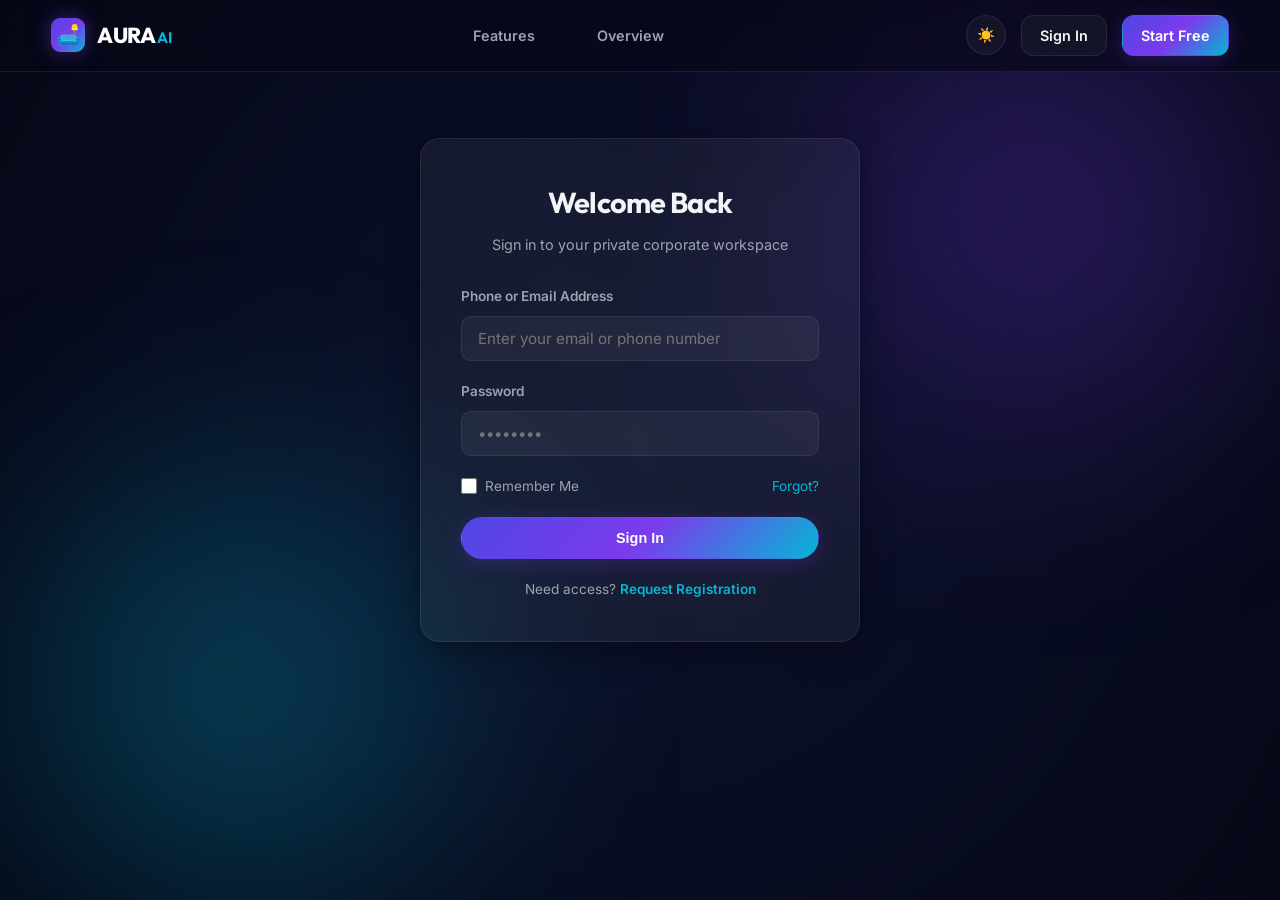
<file: public/report.html>
<!DOCTYPE html>
<html lang="en">
<head>
  <meta charset="UTF-8">
  <meta name="viewport" content="width=device-width, initial-scale=1.0">
  <title>Care Report Details | FurnitureCare.ai</title>
  <link rel="stylesheet" href="css/style.css">
</head>
<body>

  <!-- Background Meshes -->
  <div class="mesh-glow glow-purple-mesh"></div>
  <div class="mesh-glow glow-cyan-mesh"></div>

  <!-- Header -->
  <header></header>

  <main class="container">
    
    <!-- Top actions bar -->
    <div class="report-top-bar">
      <a href="dashboard.html" class="btn-back-premium">⬅️ Back to Dashboard</a>
      
      <div class="report-actions" style="margin-top: 0;">
        <button onclick="copyReportText()" class="btn btn-secondary">📋 Copy Text</button>
        <button onclick="exportDocx()" class="btn btn-secondary">📝 Export DOCX</button>
        <button onclick="window.print()" class="btn btn-primary">🖨️ PDF / Print</button>
        <button onclick="shareReport()" class="btn btn-secondary">🔗 Share</button>
      </div>
    </div>

    <!-- Main Report Container -->
    <div class="glass-card report-card" id="printable-report">
      
      <!-- Report Header info -->
      <div class="report-header">
        <div>
          <span style="font-size: 0.8rem; font-weight: 700; color: var(--primary-end); text-transform: uppercase; letter-spacing: 0.1em;" id="report-brand">Manufacturer Brand</span>
          <h1 style="font-size: 2.2rem; margin-top: 5px; margin-bottom: 5px;" id="report-title">Furniture Asset Guide</h1>
          <p style="color: var(--text-secondary); font-size: 0.95rem;">
            Asset ID: <span id="report-id" style="color: var(--text-primary); font-family: monospace;">---</span> | 
            Created: <span id="report-date">---</span>
          </p>
        </div>

        <div class="health-score-container">
          <svg viewBox="0 0 36 36" class="circular-chart">
            <path class="circle-bg" d="M18 2.0845 a 15.9155 15.9155 0 0 1 0 31.831 a 15.9155 15.9155 0 0 1 0 -31.831" />
            <path class="circle circle-success" id="score-ring" stroke-dasharray="0, 100" d="M18 2.0845 a 15.9155 15.9155 0 0 1 0 31.831 a 15.9155 15.9155 0 0 1 0 -31.831" />
            <text x="18" y="20.35" class="percentage" id="score-text">0%</text>
          </svg>
          <span style="font-size: 0.8rem; color: var(--text-secondary); font-weight: 600; margin-top: 5px;">Health Index</span>
        </div>
      </div>

      <!-- Report Metadata Overview -->
      <div class="report-metadata-bar" id="metadata-bar">
        <div>
          <span style="font-size: 0.75rem; color: var(--text-muted); display: block;">Material</span>
          <strong id="meta-material">---</strong>
        </div>
        <div>
          <span style="font-size: 0.75rem; color: var(--text-muted); display: block;">Age</span>
          <strong id="meta-age">---</strong>
        </div>
        <div>
          <span style="font-size: 0.75rem; color: var(--text-muted); display: block;">Environment</span>
          <strong id="meta-env">---</strong>
        </div>
        <div>
          <span style="font-size: 0.75rem; color: var(--text-muted); display: block;">Condition</span>
          <strong id="meta-condition">---</strong>
        </div>
      </div>

      <!-- AI Vision Detection Audit -->
      <div class="glass-card" style="padding: 24px; margin-bottom: 30px; border-color: rgba(124, 58, 237, 0.3); background: rgba(124, 58, 237, 0.02);" id="ai-vision-audit-section">
        <h3 style="font-size: 1.25rem; color: white; margin-bottom: 20px; display: flex; align-items: center; gap: 8px;">
          <span>🔍</span> AI Vision Detection Audit
        </h3>
        
        <div class="audit-grid">
          <div style="background: rgba(255,255,255,0.02); border: 1px solid var(--card-border); padding: 15px; border-radius: 12px; display: flex; justify-content: space-between; align-items: center;">
            <div>
              <span style="font-size: 0.75rem; color: var(--text-muted); display: block; text-transform: uppercase;">Detected Furniture Category</span>
              <strong style="font-size: 1.1rem; color: white;" id="ai-detected-type">---</strong>
            </div>
            <span class="badge badge-approved" style="font-size: 0.65rem; padding: 2px 8px;">✓ Classified</span>
          </div>
          
          <div style="background: rgba(255,255,255,0.02); border: 1px solid var(--card-border); padding: 15px; border-radius: 12px; display: flex; justify-content: space-between; align-items: center;">
            <div>
              <span style="font-size: 0.75rem; color: var(--text-muted); display: block; text-transform: uppercase;">Identified Material Fingerprint</span>
              <strong style="font-size: 1.1rem; color: white;" id="ai-detected-material">---</strong>
            </div>
            <span class="badge badge-approved" style="font-size: 0.65rem; padding: 2px 8px;">✓ Identified</span>
          </div>
        </div>

        <div style="background: rgba(245, 158, 11, 0.05); border: 1px solid rgba(245, 158, 11, 0.2); padding: 20px; border-radius: 12px;">
          <span style="font-size: 0.75rem; color: var(--warning); display: block; text-transform: uppercase; font-weight: 700; margin-bottom: 5px; letter-spacing: 0.05em;">Surface Damage & Wear Detection Log</span>
          <p style="color: var(--text-primary); font-size: 0.95rem; font-weight: 500;" id="ai-detected-damage">---</p>
        </div>
      </div>

      <!-- Split section layout for data content -->
      <div class="report-grid">
        
        <!-- Left Side: Detail Guides -->
        <div>
          
          <!-- Cleaning Instructions -->
          <div class="report-section">
            <h3>🧼 Cleaning Instructions</h3>
            <ul id="cleaning-list"></ul>
          </div>

          <!-- Maintenance Schedule -->
          <div class="report-section">
            <h3>📅 Maintenance Schedule</h3>
            <div class="table-wrapper">
              <table class="premium-table" style="background: none;">
                <thead>
                  <tr>
                    <th style="width: 25%;">Frequency</th>
                    <th>Required Task</th>
                    <th style="width: 25%; text-align: right;">Alert Action</th>
                  </tr>
                </thead>
                <tbody id="schedule-list"></tbody>
              </table>
            </div>
          </div>

          <!-- Protection Recommendations -->
          <div class="report-section">
            <h3>🛡️ Protection Recommendations</h3>
            <ul id="protection-list"></ul>
          </div>

          <!-- Repair Suggestions -->
          <div class="report-section">
            <h3>🛠️ Structural Repair Suggestions</h3>
            <ul id="repair-list"></ul>
          </div>

          <!-- Dos & Don'ts Split -->
          <div class="dos-donts-grid">
            <div class="report-section" style="background: rgba(16,185,129,0.03); border: 1px solid rgba(16,185,129,0.15); padding: 20px; border-radius: 12px;">
              <h3 style="color: var(--success);">✅ Keep (Dos)</h3>
              <ul id="dos-list" style="margin-top: 10px;"></ul>
            </div>
            <div class="report-section" style="background: rgba(239,68,68,0.03); border: 1px solid rgba(239,68,68,0.15); padding: 20px; border-radius: 12px;">
              <h3 style="color: var(--danger);">❌ Avoid (Don'ts)</h3>
              <ul id="donts-list" style="margin-top: 10px;"></ul>
            </div>
          </div>

        </div>

        <!-- Right Side: Sticky stats / image previews -->
        <div style="display: flex; flex-direction: column; gap: 30px;">
          
          <!-- Image Asset Card -->
          <div class="glass-card" id="image-asset-card" style="display: none; padding: 15px;">
            <h4 style="font-size: 0.9rem; margin-bottom: 10px; color: var(--text-secondary);">Asset Photographic Log</h4>
            <img id="asset-photo" src="" style="width: 100%; border-radius: 10px; display: block; object-fit: cover;" alt="Furniture Image">
            <div id="image-match-warning" style="display: none; background: rgba(239, 68, 68, 0.1); border: 1px solid rgba(239, 68, 68, 0.25); border-radius: 10px; padding: 12px; margin-top: 12px; font-size: 0.8rem; color: #f87171; line-height: 1.4;">
              ⚠️ <strong>Photo Discrepancy:</strong> <span id="image-match-msg">The uploaded photo does not match the described asset. Please upload a correct photo.</span>
            </div>
          </div>

          <!-- Financial/Care metrics -->
          <div class="glass-card" style="padding: 24px;">
            <h4 style="font-size: 0.95rem; margin-bottom: 15px; color: white; display: flex; align-items: center; gap: 6px;">
              <span>💰</span> Cost Calculator & Lifecycle
            </h4>
            
            <div style="margin-bottom: 20px;">
              <span style="font-size: 0.75rem; color: var(--text-muted); display: block; margin-bottom: 4px;">Yearly Maintenance Expense</span>
              <strong style="font-size: 1.6rem; color: var(--primary-end);" id="yearly-maint-cost">---</strong>
            </div>

            <div style="border-top: 1px solid var(--card-border); padding-top: 15px; margin-bottom: 15px;">
              <span style="font-size: 0.75rem; color: var(--text-secondary); display: block; margin-bottom: 10px; font-weight: 600;">Repair vs. Replacement Cost Analysis</span>
              
              <div style="display: flex; justify-content: space-between; font-size: 0.8rem; margin-bottom: 4px;">
                <span>Estimated Repair</span>
                <strong style="color: var(--success);" id="repair-cost-val">---</strong>
              </div>
              <div style="display: flex; justify-content: space-between; font-size: 0.8rem; margin-bottom: 10px;">
                <span>Full Replacement</span>
                <strong style="color: var(--danger);" id="replacement-cost-val">---</strong>
              </div>

              <!-- Bar visualizer -->
              <div style="width: 100%; height: 8px; background: rgba(255,255,255,0.05); border-radius: 4px; overflow: hidden; display: flex;">
                <div id="repair-bar" style="width: 15%; height: 100%; background: var(--success); box-shadow: 0 0 8px var(--success);"></div>
                <div id="replacement-bar" style="width: 85%; height: 100%; background: rgba(239, 68, 68, 0.2);"></div>
              </div>
              <span style="font-size: 0.7rem; color: var(--text-muted); display: block; margin-top: 8px;">Repairing saves ~85% of asset purchase cost.</span>
            </div>

            <div style="border-top: 1px solid var(--card-border); padding-top: 15px;">
              <span style="font-size: 0.75rem; color: var(--text-muted); display: block;">Diagnostics Source</span>
              <span class="badge badge-approved" id="fallback-badge">Gemini 2.5 Flash</span>
            </div>
          </div>

        </div>

      </div>

    </div>
  </main>

  <!-- Scripts -->
  <script src="js/app.js"></script>
  <script>
    let reportData = null;

    document.addEventListener('DOMContentLoaded', () => {
      session.checkAuth('user');
      loadReport();
    });

    async function loadReport() {
      const urlParams = new URLSearchParams(window.location.search);
      const reportId = urlParams.get('id');
      
      if (!reportId) {
        showToast('Invalid Report ID.', 'danger');
        setTimeout(() => window.location.href = 'dashboard.html', 1500);
        return;
      }

      try {
        const response = await fetch(`/api/guides/${reportId}`);
        if (!response.ok) throw new Error();

        reportData = await response.json();
        renderReport(reportData);

      } catch (err) {
        showToast('Failed to load report data.', 'danger');
      }
    }

    function renderReport(data) {
      $('#report-brand').innerText = data.brand;
      $('#report-title').innerText = data.furnitureName;
      $('#report-id').innerText = data.id;
      $('#report-date').innerText = new Date(data.createdAt).toLocaleString('en-IN', { timeZone: 'Asia/Kolkata' });
      
      // Metadata Bar
      $('#meta-material').innerText = data.material;
      $('#meta-age').innerText = data.age;
      $('#meta-env').innerText = data.indoorOutdoor;
      $('#meta-condition').innerText = data.condition;

      const ai = data.report;
      
      // Populate AI Vision Audit Logs
      $('#ai-detected-type').innerText = ai.detectedFurnitureType || data.furnitureType;
      $('#ai-detected-material').innerText = ai.identifiedMaterial || data.material;
      $('#ai-detected-damage').innerText = ai.detectedDamage || "No major surface anomalies detected.";
      
      // Health Score
      const score = ai.healthScore || 80;
      $('#score-text').textContent = score + '%';
      const ring = $('#score-ring');
      ring.setAttribute('stroke-dasharray', `${score}, 100`);

      // Set score ring colors
      ring.className.baseVal = 'circle';
      if (score < 50) ring.classList.add('circle-danger');
      else if (score < 80) ring.classList.add('circle-warning');
      else ring.classList.add('circle-success');

      // Lists rendering
      renderList($('#cleaning-list'), ai.cleaningInstructions);
      renderList($('#protection-list'), ai.protectionRecommendations);
      renderList($('#repair-list'), ai.repairSuggestions);
      renderList($('#dos-list'), ai.dos);
      renderList($('#donts-list'), ai.donts);

      // Render Schedule with alert reminder triggers
      const scheduleTbody = $('#schedule-list');
      scheduleTbody.innerHTML = '';
      if (ai.maintenanceSchedule) {
        ai.maintenanceSchedule.forEach(item => {
          const row = document.createElement('tr');
          const cleanTask = item.task.replace(/'/g, "\\'").replace(/"/g, '\\"');
          row.innerHTML = `
            <td style="font-weight:600; color:var(--primary-end);">${item.frequency}</td>
            <td style="color:var(--text-secondary);">${item.task}</td>
            <td style="text-align: right;">
              <button class="btn btn-secondary" onclick="scheduleReminder(this, '${item.frequency}', '${cleanTask}')" style="padding: 6px 12px; font-size: 0.75rem; border-radius: 8px;">🔔 Remind Me</button>
            </td>
          `;
          scheduleTbody.appendChild(row);
        });
      }

      // Cost & Image Logs
      $('#yearly-maint-cost').innerText = ai.yearlyMaintenanceCost || "₹1,500";
      $('#repair-cost-val').innerText = ai.estimatedRepairCost || "₹1,200";
      $('#replacement-cost-val').innerText = ai.estimatedReplacementCost || "₹24,000";

      // Calculate bar width ratios
      try {
        const repVal = parseInt((ai.estimatedRepairCost || "₹1200").replace(/[^0-9]/g, '')) || 1200;
        const replVal = parseInt((ai.estimatedReplacementCost || "₹24000").replace(/[^0-9]/g, '')) || 24000;
        const totalCost = repVal + replVal;
        const repPct = Math.round((repVal / totalCost) * 100);
        const replPct = 100 - repPct;
        $('#repair-bar').style.width = `${repPct}%`;
        $('#replacement-bar').style.width = `${replPct}%`;
      } catch (err) {
        $('#repair-bar').style.width = '15%';
        $('#replacement-bar').style.width = '85%';
      }

      if (data.imageUrl) {
        $('#asset-photo').src = data.imageUrl;
        $('#image-asset-card').style.display = 'block';
        
        // Handle photo mismatch validation alert
        if (ai.imageMatchStatus === false) {
          $('#image-match-msg').innerText = ai.imageValidationMessage || "Warning: The uploaded image does not match the described furniture asset profile. Please upload a correct photo.";
          $('#image-match-warning').style.display = 'block';
        } else {
          $('#image-match-warning').style.display = 'none';
        }
      }

      const badge = $('#fallback-badge');
      badge.innerText = 'Gemini 2.5 Flash';
      badge.className = 'badge badge-approved';
    }

    function renderList(containerEl, items) {
      containerEl.innerHTML = '';
      if (items) {
        items.forEach(text => {
          const li = document.createElement('li');
          li.innerText = text;
          containerEl.appendChild(li);
        });
      }
    }

    // Reminder scheduling function
    function scheduleReminder(btn, frequency, task) {
      btn.innerText = '✓ Scheduled';
      btn.className = 'btn btn-primary';
      btn.style.background = 'var(--success)';
      btn.style.boxShadow = '0 0 10px var(--success)';
      btn.disabled = true;
      showToast(`Alert scheduled successfully for ${frequency} task!`);
      
      // Store in local reminder log
      let reminders = localStorage.getItem('furniture_reminders') ? JSON.parse(localStorage.getItem('furniture_reminders')) : [];
      reminders.push({
        id: 'reminder_' + Date.now(),
        task: task,
        frequency: frequency,
        scheduledAt: new Date().toISOString()
      });
      localStorage.setItem('furniture_reminders', JSON.stringify(reminders));
    }

    // Action Methods
    function copyReportText() {
      if (!reportData) return;
      
      const ai = reportData.report;
      const text = `
FURNITURE DIAGNOSTIC REPORT: ${reportData.furnitureName}
Brand: ${reportData.brand} | Material: ${reportData.material}
Health Score: ${ai.healthScore}% | Est. Annual Care Cost: ${ai.estimatedCost}

CLEANING INSTRUCTIONS:
${ai.cleaningInstructions.map(t => `- ${t}`).join('\n')}

MAINTENANCE SCHEDULE:
${ai.maintenanceSchedule.map(s => `- ${s.frequency}: ${s.task}`).join('\n')}

PROTECTION:
${ai.protectionRecommendations.map(t => `- ${t}`).join('\n')}

REPAIRS:
${ai.repairSuggestions.map(t => `- ${t}`).join('\n')}

DOS:
${ai.dos.map(t => `- ${t}`).join('\n')}

DON'TS:
${ai.donts.map(t => `- ${t}`).join('\n')}
      `;

      navigator.clipboard.writeText(text.trim());
      showToast('Report text copied to clipboard.');
    }

    function exportDocx() {
      if (!reportData) return;
      const title = reportData.furnitureName.replace(/\s+/g, '_');
      const blob = new Blob([$('#printable-report').innerText], { type: 'application/msword' });
      const link = document.createElement('a');
      link.href = URL.createObjectURL(blob);
      link.download = `${title}_Care_Guide.doc`;
      link.click();
      showToast('Initiating DOCX download...');
    }

    function shareReport() {
      navigator.clipboard.writeText(window.location.href);
      showToast('Link copied! Share it with authenticated coworkers.');
    }
  </script>
</body>
</html>
</file>
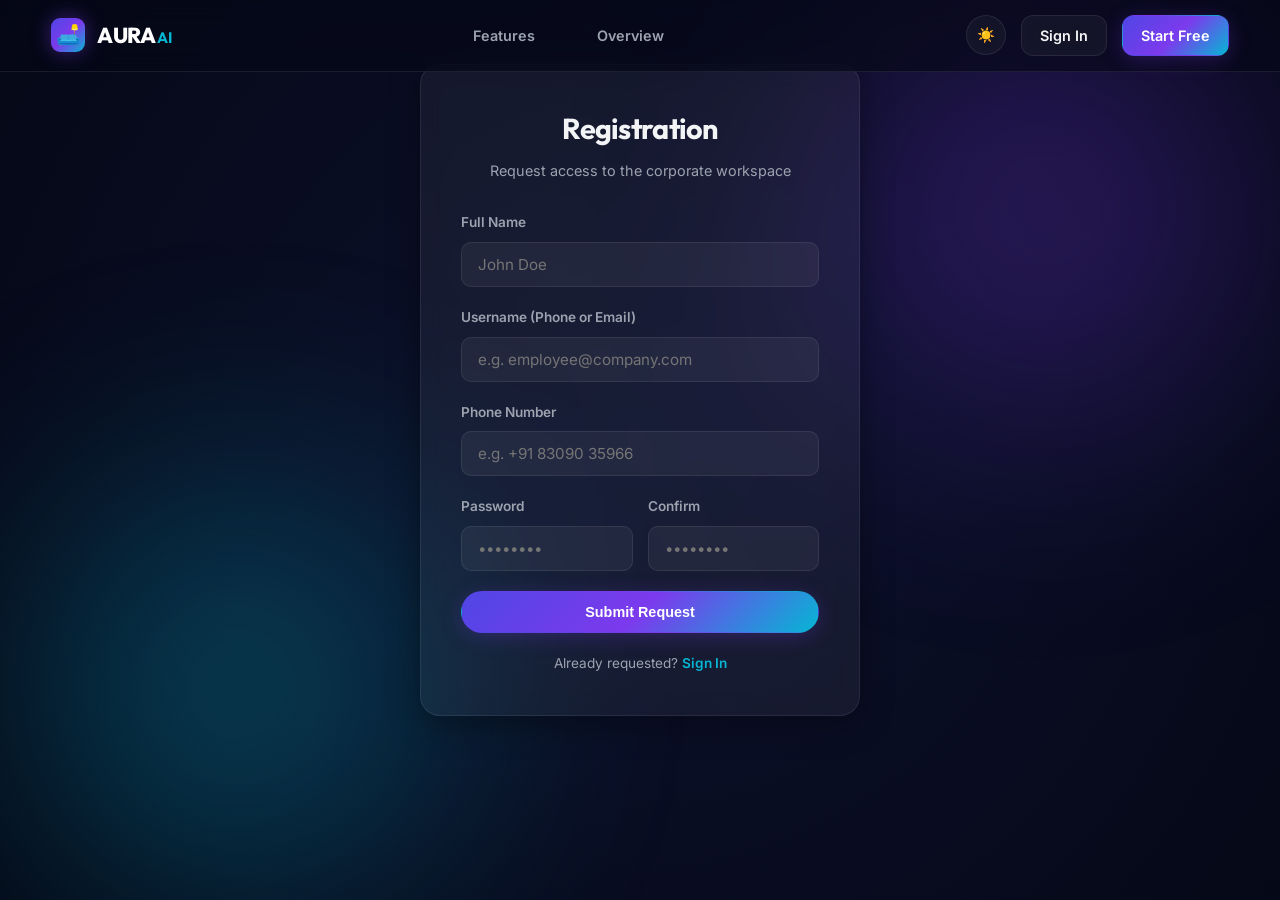
<file: public/signup.html>
<!DOCTYPE html>
<html lang="en">
<head>
  <meta charset="UTF-8">
  <meta name="viewport" content="width=device-width, initial-scale=1.0">
  <title>Request Registration | FurnitureCare.ai</title>
  <link rel="stylesheet" href="css/style.css">
</head>
<body>

  <!-- Background Meshes -->
  <div class="mesh-glow glow-purple-mesh"></div>
  <div class="mesh-glow glow-cyan-mesh"></div>

  <!-- Header -->
  <header></header>

  <div class="auth-wrapper">
    <div class="glass-card auth-card" style="text-align: center;">
      <!-- Main Register State -->
      <div id="register-state">
        <h2 style="font-size: 1.8rem; margin-bottom: 8px;">Registration</h2>
        <p style="color: var(--text-secondary); font-size: 0.9rem; margin-bottom: 30px;">Request access to the corporate workspace</p>

        <!-- Alert Message Box -->
        <div id="signup-alert" class="alert alert-danger"></div>

        <form id="signup-form" onsubmit="handleSignup(event)">
          <div class="form-group">
            <label for="fullName">Full Name</label>
            <input type="text" id="fullName" placeholder="John Doe" required>
          </div>

          <div class="form-group">
            <label for="username">Username (Phone or Email)</label>
            <input type="text" id="username" placeholder="e.g. employee@company.com" required>
          </div>

          <div class="form-group">
            <label for="phone">Phone Number</label>
            <input type="tel" id="phone" placeholder="e.g. +91 83090 35966">
          </div>

          <div class="form-row">
            <div class="form-group">
              <label for="password">Password</label>
              <input type="password" id="password" placeholder="••••••••" required>
            </div>
            <div class="form-group">
              <label for="confirmPassword">Confirm</label>
              <input type="password" id="confirmPassword" placeholder="••••••••" required>
            </div>
          </div>

          <button type="submit" class="btn btn-primary" style="width: 100%; margin-bottom: 20px; padding: 12px;">Submit Request</button>
        </form>

        <p style="font-size: 0.85rem; color: var(--text-secondary);">
          Already requested? <a href="login.html" style="color: var(--primary-end); text-decoration: none; font-weight: 600;">Sign In</a>
        </p>
      </div>

      <!-- Pending Success State -->
      <div id="success-state" style="display: none;">
        <span style="font-size: 3.5rem; display: block; margin-bottom: 20px;">⏳</span>
        <h2 style="font-size: 1.8rem; margin-bottom: 12px; color: var(--warning);">Request Pending</h2>
        <p style="color: var(--text-secondary); font-size: 0.95rem; margin-bottom: 30px; line-height: 1.6;">
          Your registration request was successfully submitted to the administrator. Access will be unlocked once approved.
        </p>
        <div style="background: rgba(255,255,255,0.02); border: 1px solid var(--card-border); padding: 15px; border-radius: 12px; font-size: 0.85rem; text-align: left; color: var(--text-secondary); margin-bottom: 30px;">
          <strong>Workspace Policy:</strong> Only authenticated personnel inside the corporate domain can explore diagnostics.
        </div>
        <a href="login.html" class="btn btn-secondary" style="width: 100%;">Return to Login</a>
      </div>

    </div>
  </div>

  <!-- Scripts -->
  <script src="js/app.js"></script>
  <script>
    document.addEventListener('DOMContentLoaded', () => {
      session.checkAuth();
    });

    async function handleSignup(e) {
      e.preventDefault();
      
      const fullName = $('#fullName').value.trim();
      const username = $('#username').value.trim();
      const phone = $('#phone').value.trim();
      const password = $('#password').value;
      const confirmPassword = $('#confirmPassword').value;
      
      const alertBox = $('#signup-alert');
      alertBox.style.display = 'none';

      if (password !== confirmPassword) {
        alertBox.innerText = 'Passwords do not match.';
        alertBox.style.display = 'block';
        return;
      }

      try {
        const response = await fetch('/api/auth/signup', {
          method: 'POST',
          headers: {
            'Content-Type': 'application/json'
          },
          body: JSON.stringify({ fullName, username, phone, password })
        });

        const data = await response.json();

        if (!response.ok) {
          alertBox.innerText = data.error || 'Signup failed.';
          alertBox.style.display = 'block';
          return;
        }

        // Show pending validation state
        $('#register-state').style.display = 'none';
        $('#success-state').style.display = 'block';
        showToast('Registration requested successfully!', 'success');

      } catch (err) {
        alertBox.innerText = 'Connection error. Please try again.';
        alertBox.style.display = 'block';
      }
    }
  </script>
</body>
</html>
</file>
<file: public/css/style.css>
/* Premium AI Furniture Care Stylesheet */
@import url('https://fonts.googleapis.com/css2?family=Inter:wght@300;400;500;600;700;800&family=Outfit:wght@300;400;500;600;700;800&display=swap');

:root {
  /* Dark Mode Default Theme */
  --bg-color: #050816;
  --bg-gradient: radial-gradient(circle at 50% 50%, #0d122e 0%, #050816 100%);
  --card-bg: rgba(255, 255, 255, 0.05);
  --card-border: rgba(255, 255, 255, 0.08);
  --text-primary: #f3f4f6;
  --text-secondary: #9ca3af;
  --text-muted: #6b7280;
  
  --primary-start: #4f46e5;
  --primary-mid: #7c3aed;
  --primary-end: #06b6d4;
  
  --glow-cyan: rgba(6, 182, 212, 0.15);
  --glow-purple: rgba(124, 58, 237, 0.15);
  
  --success: #10b981;
  --warning: #f59e0b;
  --danger: #ef4444;
  
  --shadow-premium: 0 8px 32px 0 rgba(0, 0, 0, 0.37);
  --font-sans: 'Inter', -apple-system, BlinkMacSystemFont, "Segoe UI", Roboto, sans-serif;
  --font-display: 'Outfit', 'SF Pro Display', sans-serif;
  
  --glass-blur: blur(12px);
  --transition-speed: 0.3s;
}

/* Light Mode Variables */
body.light-mode {
  --bg-color: #f8fafc;
  --bg-gradient: radial-gradient(circle at 50% 50%, #eff6ff 0%, #f8fafc 100%);
  --card-bg: rgba(255, 255, 255, 0.7);
  --card-border: rgba(0, 0, 0, 0.06);
  --text-primary: #0f172a;
  --text-secondary: #475569;
  --text-muted: #94a3b8;
  
  --glow-cyan: rgba(6, 182, 212, 0.08);
  --glow-purple: rgba(124, 58, 237, 0.08);
  
  --shadow-premium: 0 8px 32px 0 rgba(15, 23, 42, 0.06);
}

/* Reset and Base Styles */
* {
  box-sizing: border-box;
  margin: 0;
  padding: 0;
  overflow-wrap: break-word;
  word-wrap: break-word;
}

body {
  background: var(--bg-color);
  background-image: var(--bg-gradient);
  color: var(--text-primary);
  font-family: var(--font-sans);
  min-height: 100vh;
  overflow-x: hidden;
  line-height: 1.6;
  position: relative;
  transition: background var(--transition-speed) ease, color var(--transition-speed) ease;
}

/* Ambient Background Mesh Glows */
.mesh-glow {
  position: fixed;
  width: 600px;
  height: 600px;
  border-radius: 50%;
  pointer-events: none;
  z-index: -1;
  filter: blur(120px);
  opacity: 0.45;
  transition: transform 0.1s ease-out;
}

.glow-purple-mesh {
  background: radial-gradient(circle, var(--primary-mid) 0%, transparent 70%);
  top: -10%;
  right: -5%;
}

.glow-cyan-mesh {
  background: radial-gradient(circle, var(--primary-end) 0%, transparent 70%);
  bottom: -10%;
  left: -5%;
}

/* Typography styling */
h1, h2, h3, h4, h5, h6 {
  font-family: var(--font-display);
  font-weight: 700;
  letter-spacing: -0.025em;
}

/* Navigation Header */
header {
  position: fixed;
  top: 0;
  left: 0;
  right: 0;
  height: 72px;
  backdrop-filter: var(--glass-blur);
  background: rgba(5, 8, 22, 0.6);
  border-bottom: 1px solid var(--card-border);
  z-index: 100;
  display: flex;
  justify-content: space-between;
  align-items: center;
  padding: 0 4%;
  transition: all var(--transition-speed);
}

body.light-mode header {
  background: rgba(248, 250, 252, 0.7);
}

header .logo {
  display: flex;
  align-items: center;
  gap: 10px;
  font-family: var(--font-display);
  font-size: 1.25rem;
  font-weight: 800;
  background: linear-gradient(135deg, var(--primary-end), var(--primary-mid));
  -webkit-background-clip: text;
  -webkit-text-fill-color: transparent;
  cursor: pointer;
}

header nav {
  display: flex;
  align-items: center;
  gap: 30px;
}

header nav a {
  color: var(--text-secondary);
  text-decoration: none;
  font-size: 0.9rem;
  font-weight: 500;
  transition: color var(--transition-speed);
}

header nav a:hover {
  color: var(--text-primary);
}

header .actions {
  display: flex;
  align-items: center;
  gap: 15px;
}

/* Buttons */
.btn {
  display: inline-flex;
  align-items: center;
  justify-content: center;
  padding: 10px 22px;
  border-radius: 9999px;
  font-weight: 600;
  font-size: 0.9rem;
  text-decoration: none;
  cursor: pointer;
  transition: all var(--transition-speed) cubic-bezier(0.4, 0, 0.2, 1);
  border: 1px solid transparent;
  gap: 8px;
}

.btn-primary {
  background: linear-gradient(135deg, var(--primary-start) 0%, var(--primary-mid) 50%, var(--primary-end) 100%);
  color: white;
  box-shadow: 0 4px 20px rgba(124, 58, 237, 0.25);
}

.btn-primary:hover {
  transform: translateY(-2px);
  box-shadow: 0 6px 26px rgba(124, 58, 237, 0.4);
}

.btn-secondary {
  background: var(--card-bg);
  border: 1px solid var(--card-border);
  color: var(--text-primary);
  backdrop-filter: var(--glass-blur);
}

.btn-secondary:hover {
  background: rgba(255, 255, 255, 0.12);
  transform: translateY(-2px);
}

body.light-mode .btn-secondary:hover {
  background: rgba(0, 0, 0, 0.05);
}

.btn-icon {
  background: var(--card-bg);
  border: 1px solid var(--card-border);
  color: var(--text-primary);
  width: 40px;
  height: 40px;
  border-radius: 50%;
  padding: 0;
}

.btn-icon:hover {
  background: rgba(255, 255, 255, 0.12);
}

/* Containers */
.container {
  max-width: 1200px;
  margin: 0 auto;
  padding: 120px 20px 80px 20px;
}

/* Glassmorphic Card system */
.glass-card {
  background: var(--card-bg);
  border: 1px solid var(--card-border);
  border-radius: 20px;
  padding: 30px;
  backdrop-filter: var(--glass-blur);
  box-shadow: var(--shadow-premium);
  position: relative;
  overflow: hidden;
  transition: transform var(--transition-speed) ease, border-color var(--transition-speed) ease, box-shadow var(--transition-speed) ease;
}

.glass-card::before {
  content: '';
  position: absolute;
  top: 0;
  left: -100%;
  width: 100%;
  height: 100%;
  background: linear-gradient(
    90deg,
    transparent,
    rgba(255, 255, 255, 0.05),
    transparent
  );
  transition: 0.5s;
}

.glass-card:hover::before {
  left: 100%;
}

.glass-card:hover {
  border-color: rgba(6, 182, 212, 0.3);
  transform: translateY(-4px);
}

/* Hero Section */
.hero {
  display: flex;
  flex-direction: column;
  align-items: center;
  text-align: center;
  margin-top: 40px;
  margin-bottom: 80px;
}

.hero h1 {
  font-size: 3.5rem;
  line-height: 1.15;
  margin-bottom: 20px;
  max-width: 900px;
  background: linear-gradient(135deg, #ffffff 30%, #a5b4fc 100%);
  -webkit-background-clip: text;
  -webkit-text-fill-color: transparent;
}

body.light-mode .hero h1 {
  background: linear-gradient(135deg, #0f172a 30%, #4f46e5 100%);
  -webkit-background-clip: text;
  -webkit-text-fill-color: transparent;
}

.hero p {
  font-size: 1.15rem;
  color: var(--text-secondary);
  max-width: 650px;
  margin-bottom: 40px;
}

.hero-ctas {
  display: flex;
  gap: 20px;
  margin-bottom: 60px;
}

/* Interactive Mock AI Illustration */
.hero-visual {
  position: relative;
  width: 100%;
  max-width: 750px;
  height: 380px;
  border-radius: 24px;
  background: radial-gradient(circle at center, rgba(124, 58, 237, 0.1) 0%, transparent 70%);
  display: flex;
  align-items: center;
  justify-content: center;
  margin-top: 20px;
}

.floating-card-1, .floating-card-2 {
  position: absolute;
  padding: 15px 25px;
  border-radius: 16px;
  background: rgba(255, 255, 255, 0.07);
  backdrop-filter: var(--glass-blur);
  border: 1px solid rgba(255, 255, 255, 0.1);
  box-shadow: var(--shadow-premium);
  display: flex;
  align-items: center;
  gap: 12px;
  animation: float 6s ease-in-out infinite;
}

.floating-card-1 {
  top: 15%;
  left: 5%;
  animation-delay: 0s;
}

.floating-card-2 {
  bottom: 15%;
  right: 5%;
  animation-delay: 3s;
}

.hero-radar {
  width: 260px;
  height: 260px;
  border-radius: 50%;
  border: 2px dashed rgba(6, 182, 212, 0.2);
  display: flex;
  align-items: center;
  justify-content: center;
  position: relative;
  animation: rotateRadar 20s linear infinite;
}

.hero-center-node {
  width: 100px;
  height: 100px;
  border-radius: 50%;
  background: linear-gradient(135deg, var(--primary-start), var(--primary-end));
  box-shadow: 0 0 40px rgba(6, 182, 212, 0.5);
  display: flex;
  align-items: center;
  justify-content: center;
  color: white;
  font-size: 2.2rem;
  animation: pulseNode 3s infinite alternate;
}

/* Feature grid */
.features-grid {
  display: grid;
  grid-template-columns: repeat(auto-fit, minmax(280px, 1fr));
  gap: 30px;
  margin-top: 40px;
}

.feature-card .icon-box {
  width: 48px;
  height: 48px;
  border-radius: 12px;
  background: linear-gradient(135deg, rgba(79, 70, 229, 0.2), rgba(6, 182, 212, 0.2));
  border: 1px solid rgba(6, 182, 212, 0.3);
  display: flex;
  align-items: center;
  justify-content: center;
  color: var(--primary-end);
  font-size: 1.3rem;
  margin-bottom: 20px;
  transition: transform var(--transition-speed);
}

.feature-card:hover .icon-box {
  transform: scale(1.1) rotate(5deg);
  background: linear-gradient(135deg, var(--primary-start), var(--primary-end));
  color: white;
}

.feature-card h3 {
  margin-bottom: 10px;
  font-size: 1.25rem;
}

.feature-card p {
  color: var(--text-secondary);
  font-size: 0.95rem;
}

/* Stats Counter Section */
.stats-banner {
  display: grid;
  grid-template-columns: repeat(4, 1fr);
  gap: 20px;
  margin: 60px 0;
  text-align: center;
}

.stat-item h3 {
  font-size: 2.5rem;
  background: linear-gradient(135deg, #ffffff, var(--primary-end));
  -webkit-background-clip: text;
  -webkit-text-fill-color: transparent;
  margin-bottom: 5px;
}

body.light-mode .stat-item h3 {
  background: linear-gradient(135deg, var(--primary-start), var(--primary-end));
  -webkit-background-clip: text;
  -webkit-text-fill-color: transparent;
}

.stat-item p {
  color: var(--text-secondary);
  font-size: 0.9rem;
  font-weight: 500;
}

/* Forms (Login/Signup/Generate) */
.auth-wrapper {
  display: flex;
  justify-content: center;
  align-items: center;
  min-height: calc(100vh - 120px);
  padding: 20px;
}

.auth-card {
  width: 100%;
  max-width: 440px;
  padding: 40px;
}

.form-group {
  margin-bottom: 20px;
  text-align: left;
}

.form-group label {
  display: block;
  font-size: 0.85rem;
  font-weight: 600;
  margin-bottom: 8px;
  color: var(--text-secondary);
}

.form-group input, .form-group select, .form-group textarea {
  width: 100%;
  background: rgba(255, 255, 255, 0.05);
  border: 1px solid var(--card-border);
  border-radius: 10px;
  padding: 12px 16px;
  color: var(--text-primary);
  font-family: var(--font-sans);
  font-size: 0.95rem;
  outline: none;
  transition: all var(--transition-speed);
}

body.light-mode .form-group input,
body.light-mode .form-group select,
body.light-mode .form-group textarea {
  background: rgba(0, 0, 0, 0.02);
  border-color: rgba(0, 0, 0, 0.1);
}

.form-group input:focus, .form-group select:focus, .form-group textarea:focus {
  border-color: var(--primary-end);
  box-shadow: 0 0 10px rgba(6, 182, 212, 0.2);
  background: rgba(255, 255, 255, 0.08);
}

.form-row {
  display: grid;
  grid-template-columns: 1fr 1fr;
  gap: 15px;
}

.form-check {
  display: flex;
  align-items: center;
  gap: 8px;
  margin-bottom: 20px;
  font-size: 0.85rem;
  color: var(--text-secondary);
}

.form-check input {
  width: 16px;
  height: 16px;
  accent-color: var(--primary-end);
}

/* Split screen layout for generation */
.split-layout {
  display: grid;
  grid-template-columns: 1.1fr 0.9fr;
  gap: 40px;
  margin-top: 30px;
}

@media (max-width: 968px) {
  .split-layout {
    grid-template-columns: 1fr;
  }
}

/* Additional Mobile Responsive Layouts */
.stats-banner {
  display: grid;
  grid-template-columns: repeat(4, 1fr);
  gap: 15px;
  padding: 30px;
  margin-bottom: 40px;
}
.split-layout {
  display: grid;
  grid-template-columns: 1fr 1fr;
  gap: 30px;
}
.split-dashboard-custom {
  grid-template-columns: 1.2fr 0.8fr;
}
@media (max-width: 850px) {
  .stats-banner {
    grid-template-columns: repeat(2, 1fr);
  }
  .split-layout, .split-dashboard-custom {
    grid-template-columns: 1fr;
  }
}
@media (max-width: 500px) {
  .stats-banner {
    grid-template-columns: 1fr;
  }
}

/* File drag and drop */
.dropzone {
  border: 2px dashed var(--card-border);
  border-radius: 12px;
  padding: 30px;
  text-align: center;
  cursor: pointer;
  background: rgba(255, 255, 255, 0.02);
  transition: all var(--transition-speed);
  display: flex;
  flex-direction: column;
  align-items: center;
  gap: 10px;
}

.dropzone:hover, .dropzone.dragover {
  border-color: var(--primary-end);
  background: rgba(6, 182, 212, 0.05);
}

.dropzone-icon {
  font-size: 2rem;
  color: var(--text-muted);
}

.dropzone-preview {
  max-width: 100%;
  max-height: 200px;
  border-radius: 8px;
  display: none;
  margin-top: 10px;
}

/* Live Preview Side */
.preview-pane {
  display: flex;
  flex-direction: column;
  justify-content: center;
  align-items: center;
  min-height: 400px;
  border: 1px dashed var(--card-border);
}

.preview-placeholder {
  text-align: center;
  color: var(--text-muted);
}

.preview-placeholder i {
  font-size: 3.5rem;
  background: linear-gradient(135deg, var(--text-muted), var(--card-border));
  -webkit-background-clip: text;
  -webkit-text-fill-color: transparent;
  margin-bottom: 20px;
}

/* Loading animations */
.processing-ai {
  display: none;
  flex-direction: column;
  align-items: center;
  gap: 20px;
  text-align: center;
}

.ai-spinner {
  width: 60px;
  height: 60px;
  border: 3px solid rgba(255, 255, 255, 0.05);
  border-top: 3px solid var(--primary-end);
  border-bottom: 3px solid var(--primary-mid);
  border-radius: 50%;
  animation: spin 1.5s cubic-bezier(0.5, 0, 0.5, 1) infinite;
}

/* Report Sections */
.report-header {
  display: flex;
  justify-content: space-between;
  align-items: flex-start;
  border-bottom: 1px solid var(--card-border);
  padding-bottom: 25px;
  margin-bottom: 30px;
}

.report-grid {
  display: grid;
  grid-template-columns: 2fr 1fr;
  gap: 40px;
}

@media (max-width: 768px) {
  .report-grid {
    grid-template-columns: 1fr;
  }
}

.report-section {
  margin-bottom: 30px;
}

.report-section h3 {
  font-size: 1.25rem;
  margin-bottom: 15px;
  display: flex;
  align-items: center;
  gap: 10px;
  color: var(--primary-end);
}

.report-section ul {
  list-style: none;
}

.report-section li {
  position: relative;
  padding-left: 24px;
  margin-bottom: 10px;
  color: var(--text-secondary);
}

.report-section li::before {
  content: "✦";
  position: absolute;
  left: 0;
  color: var(--primary-mid);
}

.report-actions {
  display: flex;
  gap: 10px;
  flex-wrap: wrap;
  margin-top: 20px;
}

/* Circular Health Score Chart */
.health-score-container {
  display: flex;
  flex-direction: column;
  align-items: center;
  justify-content: center;
  padding: 20px;
}

.circular-chart {
  display: block;
  margin: 10px auto;
  max-width: 150px;
  max-height: 150px;
}

.circle-bg {
  fill: none;
  stroke: rgba(255, 255, 255, 0.05);
  stroke-width: 2.8;
}

.circle {
  fill: none;
  stroke-width: 2.8;
  stroke-linecap: round;
  transition: stroke-dasharray var(--transition-speed) ease;
}

.circle-success {
  stroke: var(--success);
}
.circle-warning {
  stroke: var(--warning);
}
.circle-danger {
  stroke: var(--danger);
}

.percentage {
  font-family: var(--font-display);
  fill: var(--text-primary);
  font-weight: 700;
  text-anchor: middle;
}

/* Tables (History/Admin) */
.table-wrapper {
  overflow-x: auto;
  margin-top: 20px;
}

.premium-table {
  width: 100%;
  border-collapse: collapse;
  text-align: left;
}

.premium-table th {
  padding: 16px;
  font-size: 0.85rem;
  font-weight: 600;
  color: var(--text-secondary);
  border-bottom: 1px solid var(--card-border);
  text-transform: uppercase;
  letter-spacing: 0.05em;
}

.premium-table td {
  padding: 16px;
  border-bottom: 1px solid rgba(255, 255, 255, 0.04);
  color: var(--text-primary);
  font-size: 0.9rem;
}

.premium-table tr:hover td {
  background: rgba(255, 255, 255, 0.02);
}

.badge {
  display: inline-flex;
  align-items: center;
  padding: 4px 10px;
  border-radius: 9999px;
  font-size: 0.75rem;
  font-weight: 600;
}

.badge-pending {
  background: rgba(245, 158, 11, 0.15);
  color: var(--warning);
  border: 1px solid rgba(245, 158, 11, 0.3);
}

.badge-approved {
  background: rgba(16, 185, 129, 0.15);
  color: var(--success);
  border: 1px solid rgba(16, 185, 129, 0.3);
}

.badge-rejected {
  background: rgba(239, 68, 68, 0.15);
  color: var(--danger);
  border: 1px solid rgba(239, 68, 68, 0.3);
}

/* Dashboard statistics */
.dashboard-grid {
  display: grid;
  grid-template-columns: repeat(auto-fit, minmax(220px, 1fr));
  gap: 25px;
  margin-bottom: 40px;
}

.stat-card {
  padding: 25px;
  display: flex;
  flex-direction: column;
  gap: 8px;
}

.stat-card .stat-value {
  font-size: 2rem;
  font-family: var(--font-display);
  font-weight: 700;
  background: linear-gradient(135deg, #ffffff, var(--primary-end));
  -webkit-background-clip: text;
  -webkit-text-fill-color: transparent;
}

body.light-mode .stat-card .stat-value {
  background: linear-gradient(135deg, var(--primary-start), var(--primary-end));
  -webkit-background-clip: text;
  -webkit-text-fill-color: transparent;
}

.stat-card .stat-title {
  color: var(--text-secondary);
  font-size: 0.85rem;
  font-weight: 500;
}

/* Charts Wrapper */
.charts-grid {
  display: grid;
  grid-template-columns: 1fr 1fr;
  gap: 30px;
  margin-top: 30px;
}

@media (max-width: 768px) {
  .charts-grid {
    grid-template-columns: 1fr;
  }
}

.chart-card {
  min-height: 300px;
  display: flex;
  flex-direction: column;
  justify-content: space-between;
}

.full-width-chart {
  grid-column: span 2;
}

@media (max-width: 768px) {
  .full-width-chart {
    grid-column: span 1;
  }
}

.chart-title {
  font-size: 1rem;
  margin-bottom: 20px;
  color: var(--text-primary);
}

/* UI Alert Messaging */
.alert {
  padding: 15px;
  border-radius: 8px;
  margin-bottom: 20px;
  font-size: 0.9rem;
  display: none;
}

.alert-danger {
  background: rgba(239, 68, 68, 0.1);
  border: 1px solid rgba(239, 68, 68, 0.2);
  color: #f87171;
}

.alert-success {
  background: rgba(16, 185, 129, 0.1);
  border: 1px solid rgba(16, 185, 129, 0.2);
  color: #34d399;
}

/* Tabs UI for Admin Dashboard */
.tabs-nav {
  display: flex;
  gap: 10px;
  margin-bottom: 30px;
  border-bottom: 1px solid var(--card-border);
  padding-bottom: 10px;
  flex-wrap: wrap;
}

.tab-btn {
  background: none;
  border: none;
  color: var(--text-secondary);
  padding: 8px 16px;
  font-size: 0.95rem;
  font-weight: 600;
  cursor: pointer;
  border-bottom: 2px solid transparent;
  transition: all var(--transition-speed);
}

.tab-btn.active {
  color: var(--primary-end);
  border-bottom-color: var(--primary-end);
}

.tab-pane {
  display: none;
}

.tab-pane.active {
  display: block;
}

/* Keyframes */
@keyframes float {
  0% { transform: translateY(0px); }
  50% { transform: translateY(-10px); }
  100% { transform: translateY(0px); }
}

@keyframes rotateRadar {
  0% { transform: rotate(0deg); }
  100% { transform: rotate(360deg); }
}

@keyframes pulseNode {
  0% { box-shadow: 0 0 20px rgba(6, 182, 212, 0.4); }
  100% { box-shadow: 0 0 50px rgba(6, 182, 212, 0.8); }
}

@keyframes spin {
  0% { transform: rotate(0deg); }
  100% { transform: rotate(360deg); }
}

/* Custom Scrollbar */
::-webkit-scrollbar {
  width: 8px;
}

::-webkit-scrollbar-track {
  background: var(--bg-color);
}

::-webkit-scrollbar-thumb {
  background: var(--card-border);
  border-radius: 4px;
}

::-webkit-scrollbar-thumb:hover {
  background: var(--text-muted);
}

/* --- Premium Select menu contrast contrast and option styles --- */
.form-group select option {
  background-color: #0d122e !important;
  color: #f3f4f6 !important;
}

/* --- Premium AURA Segment Switcher Control --- */
.segment-control {
  display: flex;
  background: rgba(255, 255, 255, 0.03);
  border: 1px solid var(--card-border);
  border-radius: 10px;
  padding: 4px;
  gap: 4px;
}

.segment-btn {
  flex: 1;
  background: transparent;
  border: none;
  color: var(--text-secondary);
  padding: 10px 16px;
  border-radius: 8px;
  font-weight: 600;
  font-size: 0.9rem;
  cursor: pointer;
  transition: all var(--transition-speed);
}

.segment-btn:hover {
  color: var(--text-primary);
  background: rgba(255, 255, 255, 0.02);
}

.segment-btn.active {
  background: linear-gradient(135deg, var(--primary-start) 0%, var(--primary-mid) 50%, var(--primary-end) 100%);
  color: white;
  box-shadow: 0 4px 15px rgba(124, 58, 237, 0.25);
}

/* --- AURA AI Logo & User containers --- */
header .logo-container {
  display: flex;
  align-items: center;
  gap: 12px;
  cursor: pointer;
}

header .logo-icon {
  width: 34px;
  height: 34px;
  border-radius: 9px;
  background: linear-gradient(135deg, var(--primary-start), var(--primary-mid), var(--primary-end));
  display: flex;
  align-items: center;
  justify-content: center;
  color: white;
  font-size: 1.25rem;
  box-shadow: 0 0 20px rgba(124, 58, 237, 0.45);
}

header .logo-text {
  font-family: var(--font-display);
  font-size: 1.35rem;
  font-weight: 800;
  color: white;
  letter-spacing: -0.02em;
}

header .logo-text span {
  color: var(--primary-end);
}

header nav a {
  color: var(--text-secondary);
  text-decoration: none;
  font-size: 0.9rem;
  font-weight: 600;
  transition: all var(--transition-speed);
  padding: 8px 16px;
  border-radius: 8px;
  display: flex;
  align-items: center;
  gap: 8px;
}

header nav a.active {
  background: rgba(255, 255, 255, 0.05);
  border: 1px solid var(--card-border);
  color: white;
  backdrop-filter: var(--glass-blur);
}

header nav a:hover:not(.active) {
  color: white;
  background: rgba(255,255,255,0.02);
}

header .user-badge {
  display: flex;
  align-items: center;
  gap: 10px;
  background: rgba(255,255,255,0.03);
  border: 1px solid var(--card-border);
  padding: 8px 16px;
  border-radius: 20px;
  font-size: 0.85rem;
  color: var(--text-secondary);
}

header .logout-btn-circle {
  width: 36px;
  height: 36px;
  border-radius: 50%;
  background: rgba(239, 68, 68, 0.1);
  border: 1px solid rgba(239, 68, 68, 0.25);
  display: flex;
  align-items: center;
  justify-content: center;
  color: #ef4444;
  cursor: pointer;
  transition: all var(--transition-speed);
  font-size: 1.1rem;
}

header .logout-btn-circle:hover {
  background: #ef4444;
  color: white;
  transform: scale(1.08);
  box-shadow: 0 0 15px rgba(239, 68, 68, 0.4);
}

/* --- Live AI status circles --- */
.engine-status-circle {
  width: 85px;
  height: 85px;
  border-radius: 50%;
  background: radial-gradient(circle, rgba(124, 58, 237, 0.25) 0%, transparent 70%);
  border: 1.5px solid rgba(124, 58, 237, 0.35);
  display: flex;
  align-items: center;
  justify-content: center;
  position: relative;
  margin-bottom: 24px;
  box-shadow: 0 0 35px rgba(124, 58, 237, 0.25);
}

.engine-status-circle::after {
  content: '';
  position: absolute;
  width: 100%;
  height: 100%;
  border-radius: 50%;
  border: 2px solid var(--primary-mid);
  animation: pulseOuter 2.5s infinite;
}

@keyframes pulseOuter {
  0% { transform: scale(1); opacity: 0.8; }
  100% { transform: scale(1.4); opacity: 0; }
}

.engine-badge-green {
  display: inline-flex;
  align-items: center;
  gap: 6px;
  background: rgba(16, 185, 129, 0.08);
  border: 1px solid rgba(16, 185, 129, 0.2);
  color: #10b981;
  padding: 5px 14px;
  border-radius: 20px;
  font-size: 0.75rem;
  font-weight: 700;
  margin-top: 15px;
  letter-spacing: 0.05em;
  text-transform: uppercase;
}

.engine-badge-green::before {
  content: '';
  display: inline-block;
  width: 7px;
  height: 7px;
  border-radius: 50%;
  background: #10b981;
  box-shadow: 0 0 10px #10b981;
}

/* back button for reports */
.btn-back-premium {
  display: inline-flex;
  align-items: center;
  gap: 8px;
  background: rgba(255,255,255,0.03);
  border: 1px solid var(--card-border);
  color: var(--text-secondary);
  padding: 10px 20px;
  border-radius: 12px;
  text-decoration: none;
  font-weight: 600;
  font-size: 0.9rem;
  transition: all var(--transition-speed);
}

.btn-back-premium:hover {
  background: rgba(255,255,255,0.08);
  color: white;
  border-color: rgba(6, 182, 212, 0.3);
  transform: translateX(-4px);
}

/* FAQ Accordion */
.faq-section {
  margin-top: 100px;
}

.faq-container {
  max-width: 850px;
  margin: 40px auto 0 auto;
  display: flex;
  flex-direction: column;
  gap: 15px;
}

.faq-item {
  background: var(--card-bg);
  border: 1px solid var(--card-border);
  border-radius: 12px;
  overflow: hidden;
  transition: all var(--transition-speed);
}

.faq-item:hover {
  border-color: rgba(6, 182, 212, 0.25);
  box-shadow: 0 0 15px rgba(6, 182, 212, 0.05);
}

.faq-question {
  width: 100%;
  background: transparent;
  border: none;
  color: var(--text-primary);
  text-align: left;
  padding: 20px 24px;
  font-size: 1.05rem;
  font-weight: 600;
  display: flex;
  justify-content: space-between;
  align-items: center;
  cursor: pointer;
  outline: none;
  font-family: var(--font-sans);
}

.faq-question::after {
  content: '+';
  font-size: 1.4rem;
  color: var(--primary-end);
  transition: transform var(--transition-speed);
}

.faq-item.active .faq-question::after {
  content: '−';
  transform: rotate(180deg);
}

.faq-answer {
  max-height: 0;
  overflow: hidden;
  transition: max-height 0.3s ease, padding 0.3s ease;
  padding: 0 24px;
  color: var(--text-secondary);
  font-size: 0.95rem;
  line-height: 1.6;
}

.faq-item.active .faq-answer {
  max-height: 180px;
  padding-bottom: 20px;
}

/* Contact/Map Section */
.contact-section {
  margin-top: 100px;
}

.contact-grid {
  display: grid;
  grid-template-columns: 0.9fr 1.1fr;
  gap: 35px;
  align-items: stretch;
  margin-top: 40px;
}

@media (max-width: 768px) {
  .contact-grid {
    grid-template-columns: 1fr;
  }
}

.map-card {
  padding: 12px;
  min-height: 350px;
}

.map-card iframe {
  width: 100%;
  height: 100%;
  border-radius: 12px;
  border: none;
  min-height: 330px;
}

/* Floating AI Chatbot styles */
.chatbot-trigger {
  position: fixed;
  bottom: 24px;
  right: 24px;
  width: 56px;
  height: 56px;
  border-radius: 50%;
  background: linear-gradient(135deg, var(--primary-start) 0%, var(--primary-mid) 50%, var(--primary-end) 100%);
  box-shadow: 0 8px 24px rgba(124, 58, 237, 0.4);
  color: white;
  font-size: 1.6rem;
  display: flex;
  align-items: center;
  justify-content: center;
  cursor: pointer;
  z-index: 1000;
  transition: all var(--transition-speed);
}

.chatbot-trigger:hover {
  transform: scale(1.1) rotate(5deg);
  box-shadow: 0 10px 28px rgba(124, 58, 237, 0.6);
}

.chatbot-window {
  position: fixed;
  bottom: 96px;
  right: 24px;
  width: 360px;
  height: 480px;
  background: var(--bg-color);
  border: 1px solid var(--card-border);
  border-radius: 20px;
  box-shadow: var(--shadow-premium);
  display: none;
  flex-direction: column;
  overflow: hidden;
  z-index: 1000;
  backdrop-filter: var(--glass-blur);
  transition: all var(--transition-speed);
}

.chatbot-window.active {
  display: flex;
  animation: slideUpChat 0.3s cubic-bezier(0.4, 0, 0.2, 1);
}

@keyframes slideUpChat {
  from { transform: translateY(20px); opacity: 0; }
  to { transform: translateY(0); opacity: 1; }
}

.chatbot-header {
  background: rgba(255, 255, 255, 0.03);
  border-bottom: 1px solid var(--card-border);
  padding: 16px 20px;
  display: flex;
  align-items: center;
  justify-content: space-between;
}

.chatbot-header-title {
  display: flex;
  align-items: center;
  gap: 8px;
  font-weight: 700;
  font-size: 0.95rem;
}

.chatbot-messages {
  flex: 1;
  overflow-y: auto;
  padding: 20px;
  display: flex;
  flex-direction: column;
  gap: 15px;
}

.message-bubble {
  max-width: 80%;
  padding: 12px 16px;
  border-radius: 14px;
  font-size: 0.85rem;
  line-height: 1.5;
}

.message-user {
  align-self: flex-end;
  background: linear-gradient(135deg, var(--primary-start), var(--primary-mid));
  color: white;
  border-bottom-right-radius: 2px;
}

.message-bot {
  align-self: flex-start;
  background: rgba(255, 255, 255, 0.05);
  border: 1px solid var(--card-border);
  color: var(--text-primary);
  border-bottom-left-radius: 2px;
}

.chat-input-container {
  padding: 12px 16px;
  background: rgba(255, 255, 255, 0.02);
  border-top: 1px solid var(--card-border);
  display: flex;
  gap: 10px;
}

.chat-input-container input {
  flex: 1;
  background: rgba(255, 255, 255, 0.04);
  border: 1px solid var(--card-border);
  border-radius: 10px;
  padding: 10px 14px;
  color: white;
  font-size: 0.85rem;
  outline: none;
}

.chat-input-container input:focus {
  border-color: var(--primary-end);
}

.chat-input-container button {
  background: var(--primary-mid);
  border: none;
  color: white;
  width: 38px;
  height: 38px;
  border-radius: 10px;
  cursor: pointer;
  display: flex;
  align-items: center;
  justify-content: center;
  font-size: 1rem;
  transition: all var(--transition-speed);
}

.chat-input-container button:hover {
  background: var(--primary-end);
}

/* --- Mobile Hamburger Menu & Responsiveness Styles --- */

.mobile-menu-toggle {
  display: none;
  flex-direction: column;
  justify-content: space-between;
  width: 24px;
  height: 18px;
  background: transparent;
  border: none;
  cursor: pointer;
  padding: 0;
  z-index: 150;
  outline: none;
}

.mobile-menu-toggle span {
  display: block;
  width: 100%;
  height: 2.5px;
  background-color: var(--text-primary);
  border-radius: 2px;
  transition: all 0.3s cubic-bezier(0.4, 0, 0.2, 1);
}

/* Hamburger active transformation to X */
.mobile-menu-toggle.active span:nth-child(1) {
  transform: translateY(7.5px) rotate(45deg);
}

.mobile-menu-toggle.active span:nth-child(2) {
  opacity: 0;
  transform: scale(0);
}

.mobile-menu-toggle.active span:nth-child(3) {
  transform: translateY(-7.5px) rotate(-45deg);
}

.mobile-only-actions {
  display: none;
}

.desktop-only-actions {
  display: flex !important;
}

/* Responsive navigation drawer rules */
@media (max-width: 850px) {
  header {
    padding: 0 5%;
  }

  .desktop-only-actions {
    display: none !important;
  }

  .mobile-menu-toggle {
    display: flex;
  }

  header nav.nav-menu {
    position: fixed;
    top: 72px;
    left: 0;
    right: 0;
    bottom: 0;
    height: calc(100vh - 72px);
    background: rgba(5, 8, 22, 0.98);
    backdrop-filter: blur(20px);
    display: flex;
    flex-direction: column;
    align-items: center;
    justify-content: flex-start;
    padding: 40px 20px;
    gap: 20px;
    transform: translateY(-100%);
    opacity: 0;
    visibility: hidden;
    transition: all 0.4s cubic-bezier(0.4, 0, 0.2, 1);
    z-index: 140;
    overflow-y: auto;
    border-top: 1px solid var(--card-border);
  }

  body.light-mode header nav.nav-menu {
    background: rgba(248, 250, 252, 0.98);
  }

  header nav.nav-menu.active {
    transform: translateY(0);
    opacity: 1;
    visibility: visible;
  }

  header nav.nav-menu a {
    font-size: 1.15rem;
    width: 90%;
    text-align: center;
    padding: 12px;
    border-radius: 12px;
  }

  .mobile-only-actions {
    display: flex;
    flex-direction: column;
    align-items: center;
    width: 90%;
    gap: 12px;
    margin-top: 15px;
    border-top: 1px solid var(--card-border);
    padding-top: 20px;
  }

  .mobile-only-actions .user-badge {
    width: 100%;
    justify-content: center;
    padding: 10px 16px;
    background: rgba(255, 255, 255, 0.03);
    border: 1px solid var(--card-border);
    border-radius: 20px;
    font-size: 0.9rem;
  }

  .mobile-only-actions .mobile-theme-btn {
    border-radius: 12px;
    background: var(--card-bg);
    border: 1px solid var(--card-border);
    color: var(--text-primary);
  }
}

/* --- Page-wide UI layout responsiveness --- */

/* Responsive headers */
.page-header-row {
  display: flex;
  justify-content: space-between;
  align-items: center;
  margin-bottom: 40px;
  gap: 20px;
}

@media (max-width: 768px) {
  .page-header-row {
    flex-direction: column;
    align-items: stretch;
    text-align: center;
    gap: 15px;
    margin-bottom: 30px;
  }
  .page-header-row .btn {
    align-self: center;
    width: 100%;
    max-width: 280px;
  }
}

/* Report Action bar responsiveness */
.report-top-bar {
  display: flex;
  justify-content: space-between;
  align-items: center;
  margin-bottom: 30px;
  gap: 20px;
  flex-wrap: wrap;
}

@media (max-width: 768px) {
  .report-top-bar {
    flex-direction: column;
    align-items: stretch;
    gap: 15px;
  }
  .report-top-bar .btn-back-premium {
    align-self: center;
    width: 100%;
    max-width: 280px;
    justify-content: center;
  }
  .report-actions {
    justify-content: center;
    width: 100%;
    margin-top: 10px;
  }
  .report-actions .btn {
    flex: 1 1 calc(50% - 10px);
    min-width: 120px;
  }
}

/* Form row stacking */
@media (max-width: 600px) {
  .form-row {
    grid-template-columns: 1fr;
    gap: 10px;
  }
}

/* History filter grid responsiveness */
.filters-grid {
  display: grid;
  grid-template-columns: 2fr 1fr 1fr 1fr;
  gap: 15px;
  align-items: end;
}

@media (max-width: 768px) {
  .filters-grid {
    grid-template-columns: 1fr;
    gap: 12px;
  }
}

/* Report Card details wrapper padding and header vertical align */
.report-card {
  padding: 40px;
}

@media (max-width: 768px) {
  .report-card {
    padding: 20px 15px;
  }
  .report-header {
    flex-direction: column;
    align-items: center;
    text-align: center;
    gap: 20px;
  }
}

/* Metadata Bar responsive */
.report-metadata-bar {
  display: grid;
  grid-template-columns: repeat(4, 1fr);
  gap: 15px;
  background: rgba(255, 255, 255, 0.02);
  border: 1px solid var(--card-border);
  padding: 18px;
  border-radius: 12px;
  margin-bottom: 40px;
}

@media (max-width: 768px) {
  .report-metadata-bar {
    grid-template-columns: repeat(2, 1fr);
    gap: 12px;
    padding: 15px;
    margin-bottom: 25px;
  }
}

@media (max-width: 480px) {
  .report-metadata-bar {
    grid-template-columns: 1fr;
  }
}

/* Audit Logs Grid */
.audit-grid {
  display: grid;
  grid-template-columns: 1fr 1fr;
  gap: 20px;
  margin-bottom: 20px;
}

@media (max-width: 600px) {
  .audit-grid {
    grid-template-columns: 1fr;
    gap: 12px;
  }
}

/* Keep & Avoid Split Grid */
.dos-donts-grid {
  display: grid;
  grid-template-columns: 1fr 1fr;
  gap: 20px;
  margin-top: 30px;
}

@media (max-width: 600px) {
  .dos-donts-grid {
    grid-template-columns: 1fr;
    gap: 15px;
  }
}







 / *   A d d i t i o n a l   M o b i l e   R e s p o n s i v e   L a y o u t s   * / 
 . s t a t s - b a n n e r   { 
     d i s p l a y :   g r i d ; 
     g r i d - t e m p l a t e - c o l u m n s :   r e p e a t ( 4 ,   1 f r ) ; 
     g a p :   1 5 p x ; 
     p a d d i n g :   3 0 p x ; 
     m a r g i n - b o t t o m :   4 0 p x ; 
 } 
 . s p l i t - l a y o u t   { 
     d i s p l a y :   g r i d ; 
     g r i d - t e m p l a t e - c o l u m n s :   1 f r   1 f r ; 
     g a p :   3 0 p x ; 
 } 
 . s p l i t - d a s h b o a r d - c u s t o m   { 
     g r i d - t e m p l a t e - c o l u m n s :   1 . 2 f r   0 . 8 f r ; 
 } 
 @ m e d i a   ( m a x - w i d t h :   8 5 0 p x )   { 
     . s t a t s - b a n n e r   { 
         g r i d - t e m p l a t e - c o l u m n s :   r e p e a t ( 2 ,   1 f r ) ; 
     } 
     . s p l i t - l a y o u t ,   . s p l i t - d a s h b o a r d - c u s t o m   { 
         g r i d - t e m p l a t e - c o l u m n s :   1 f r ; 
     } 
 } 
 @ m e d i a   ( m a x - w i d t h :   5 0 0 p x )   { 
     . s t a t s - b a n n e r   { 
         g r i d - t e m p l a t e - c o l u m n s :   1 f r ; 
     } 
 } 
  
 
</file>
